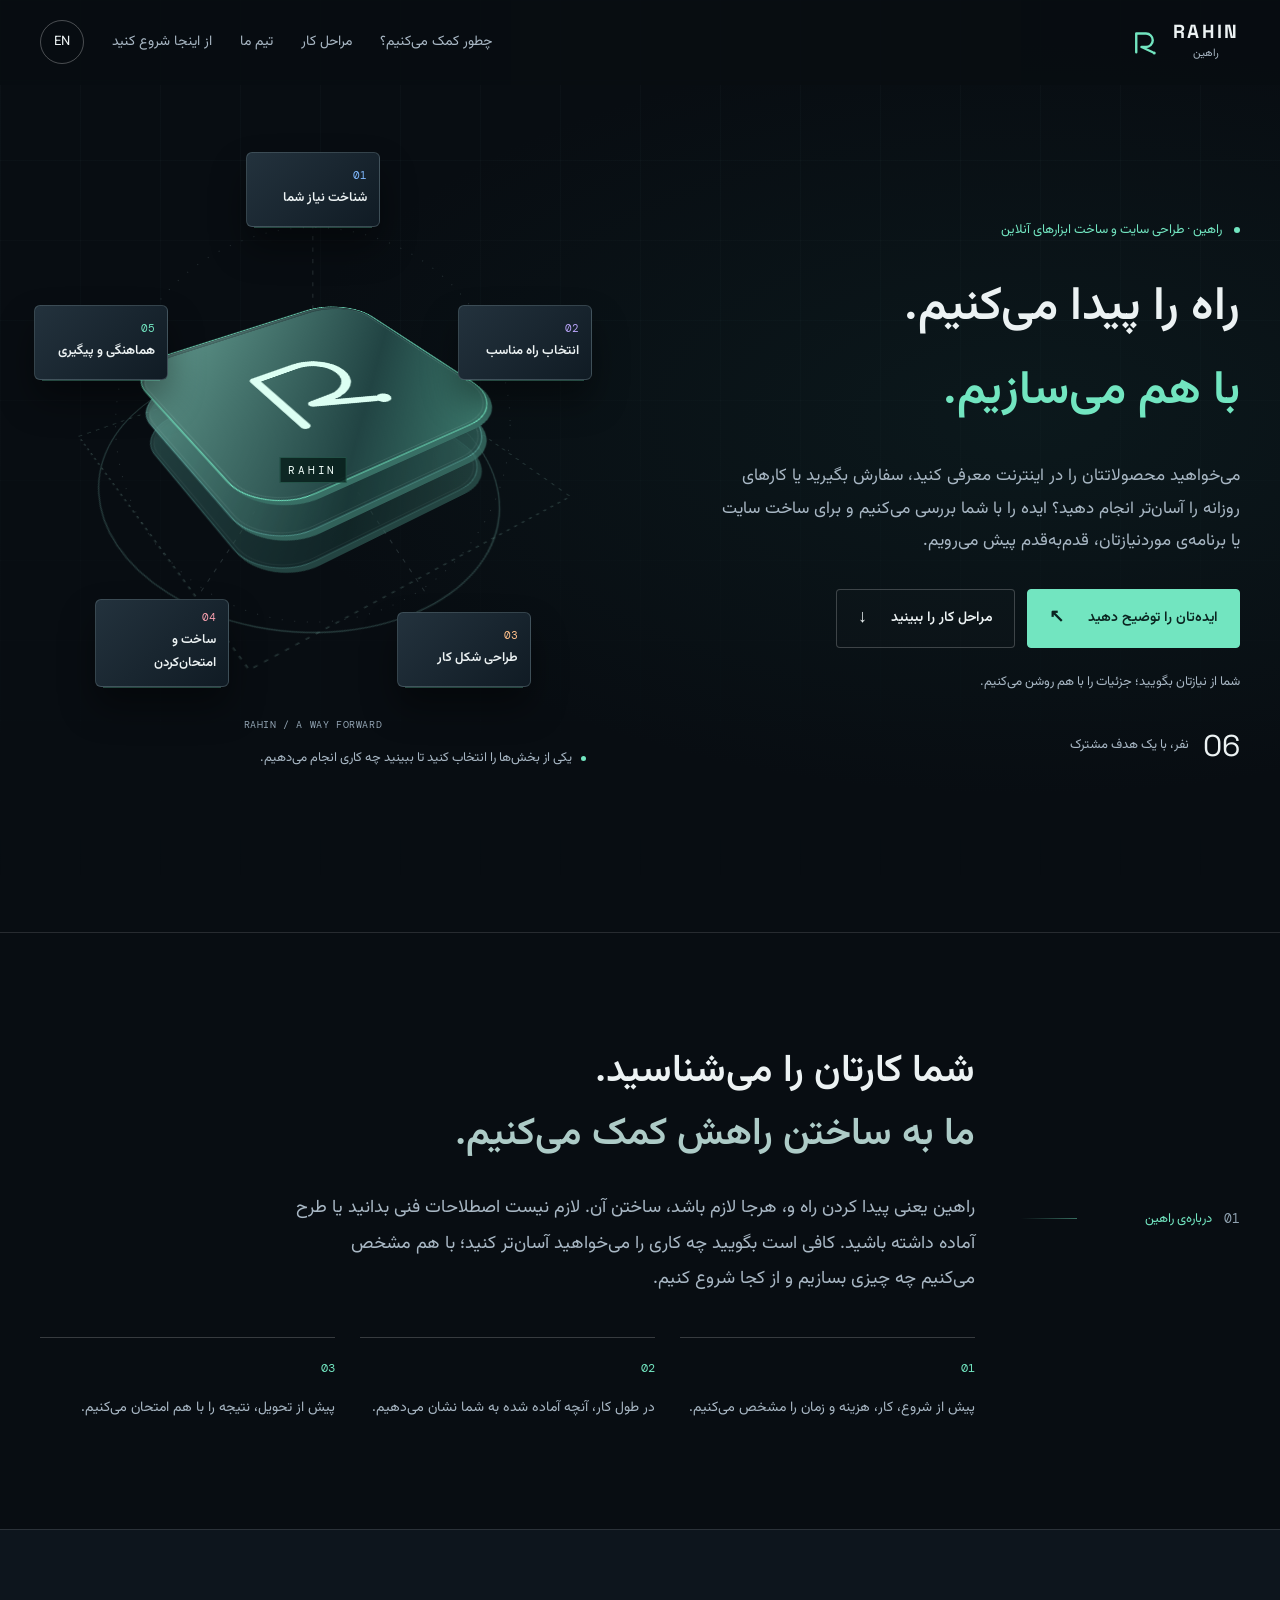
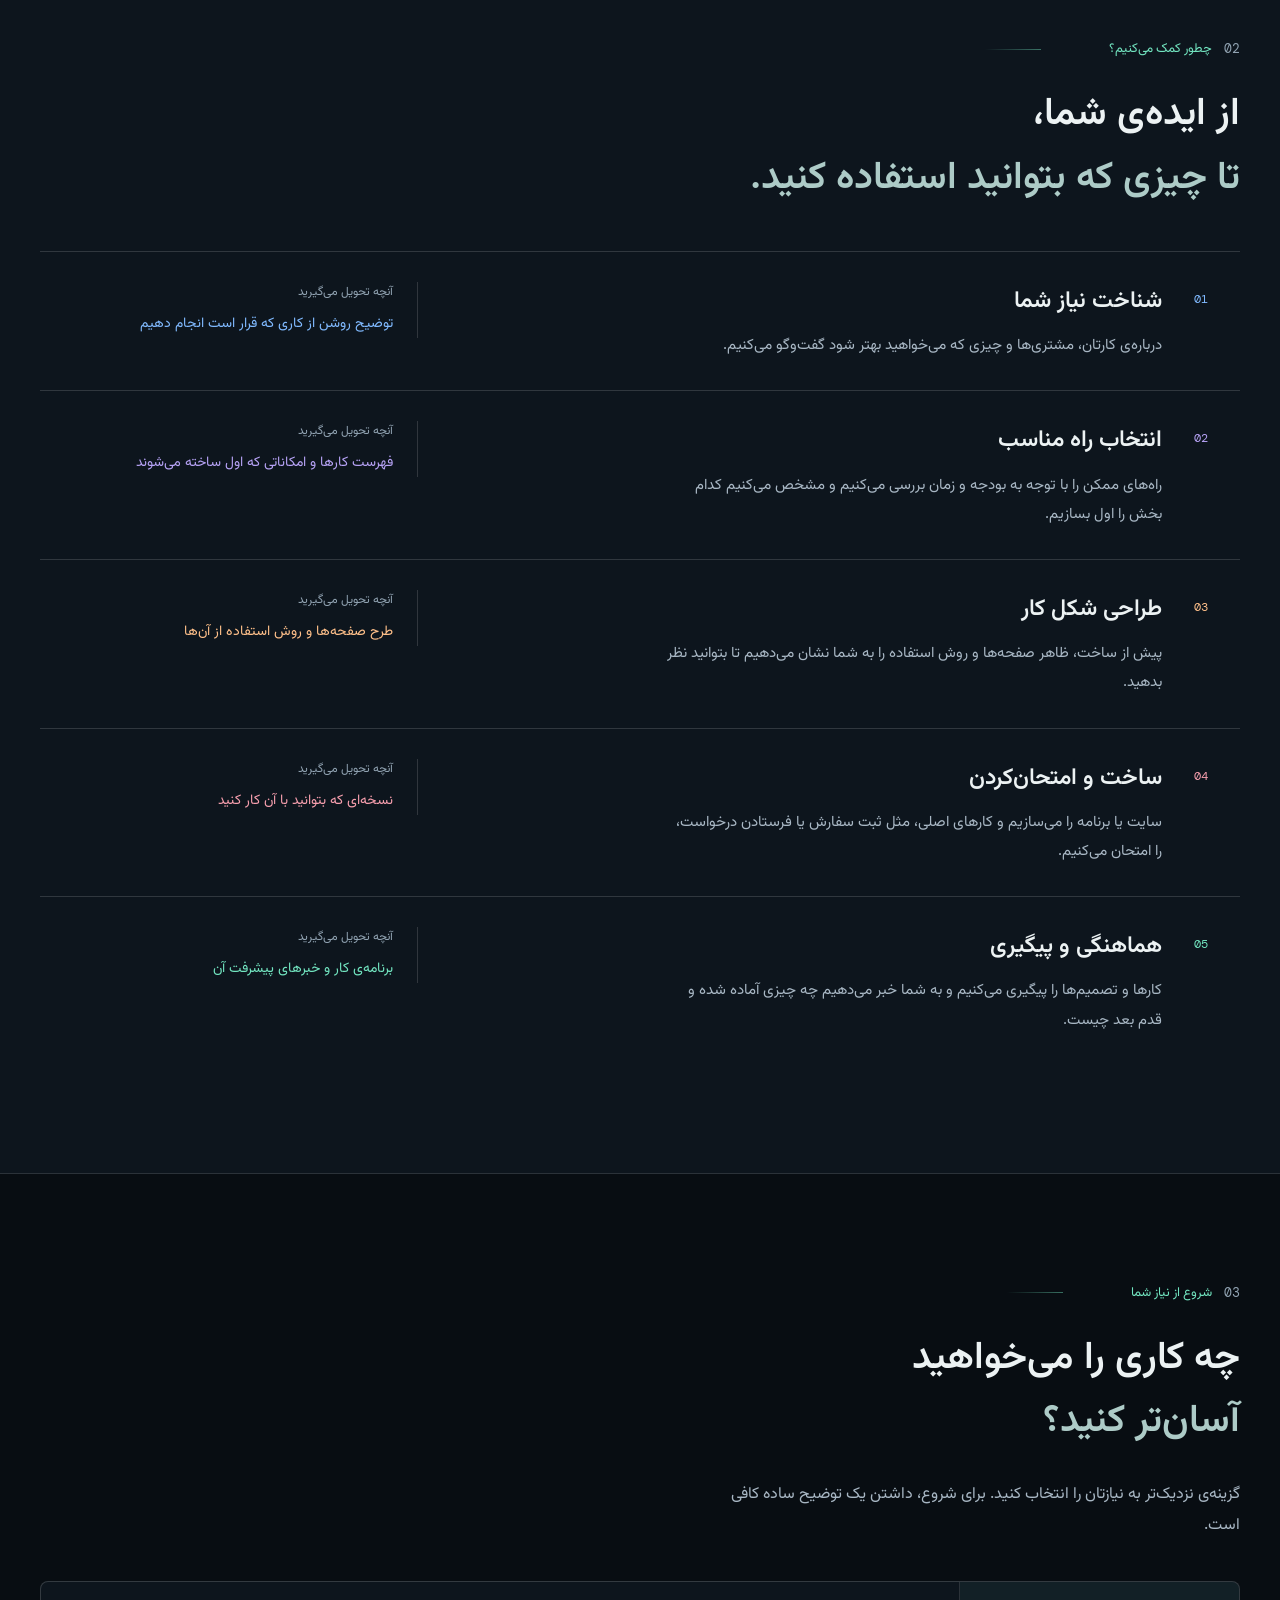
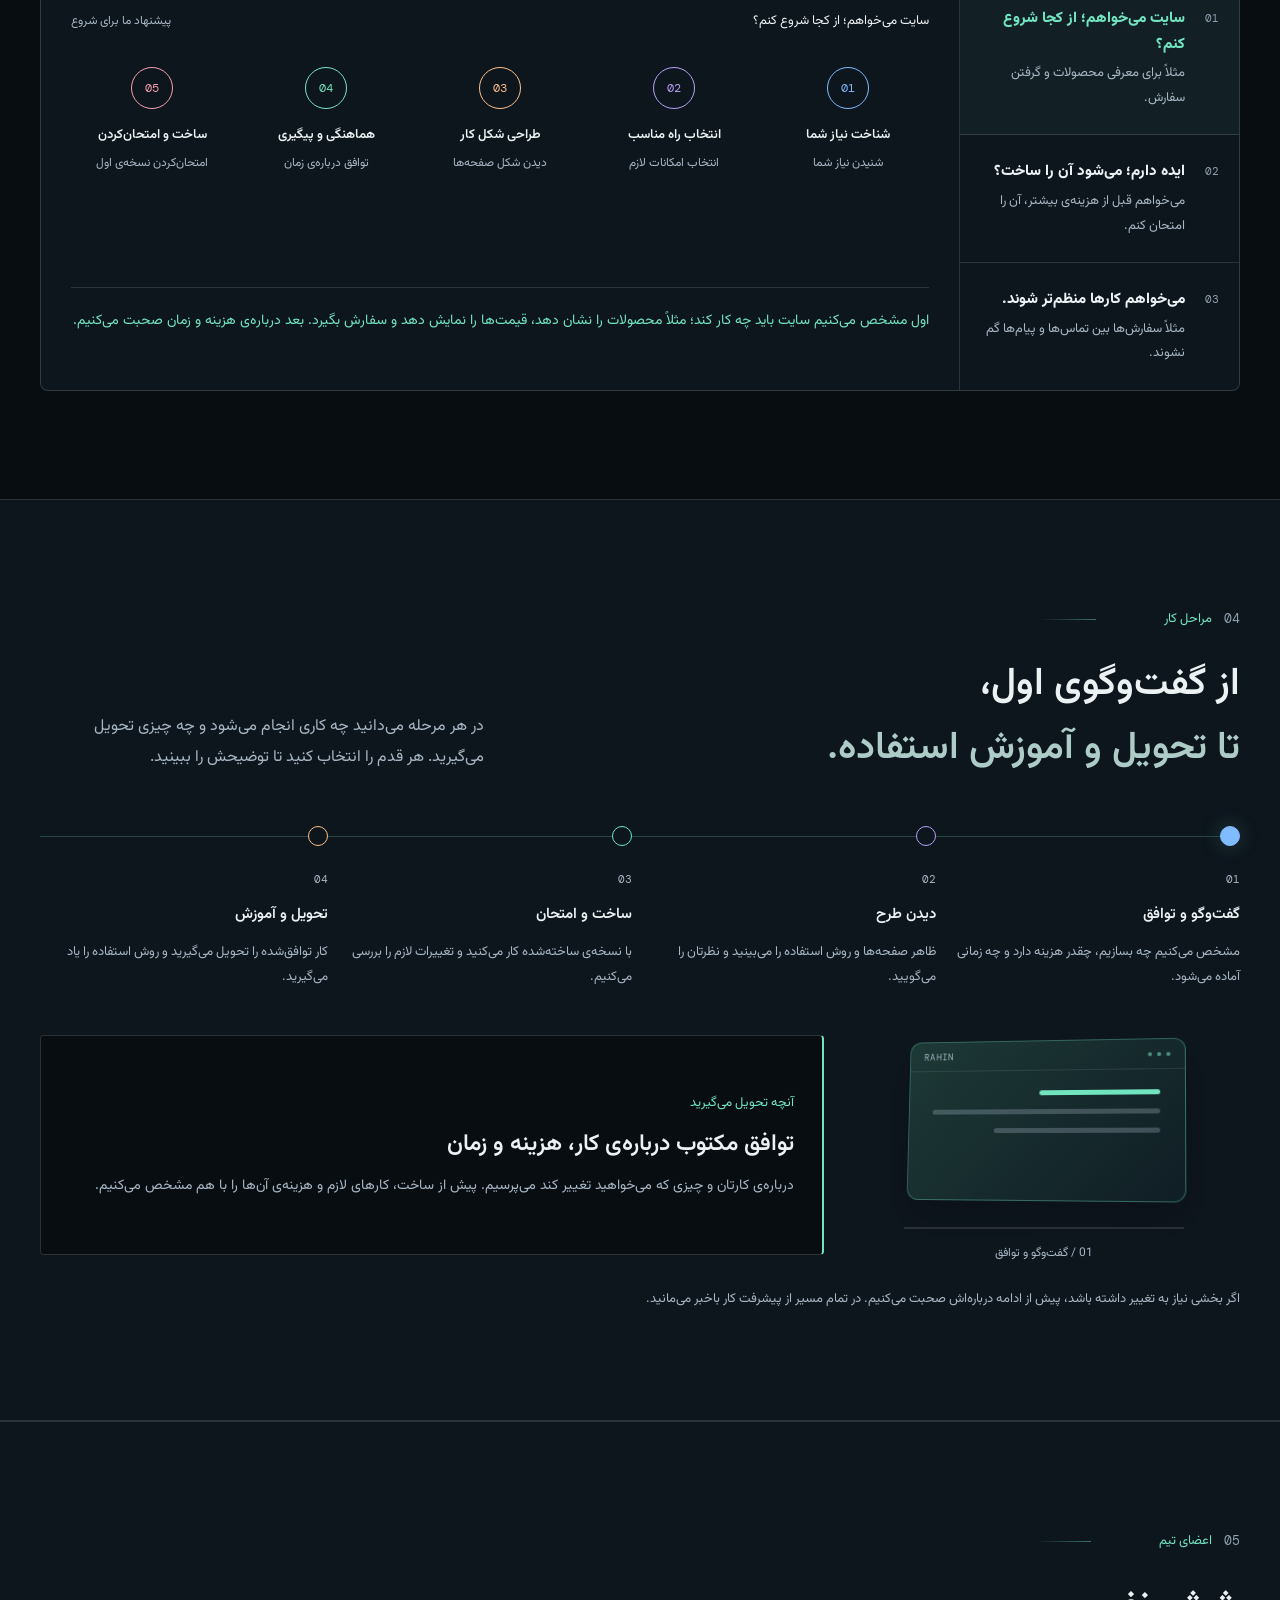
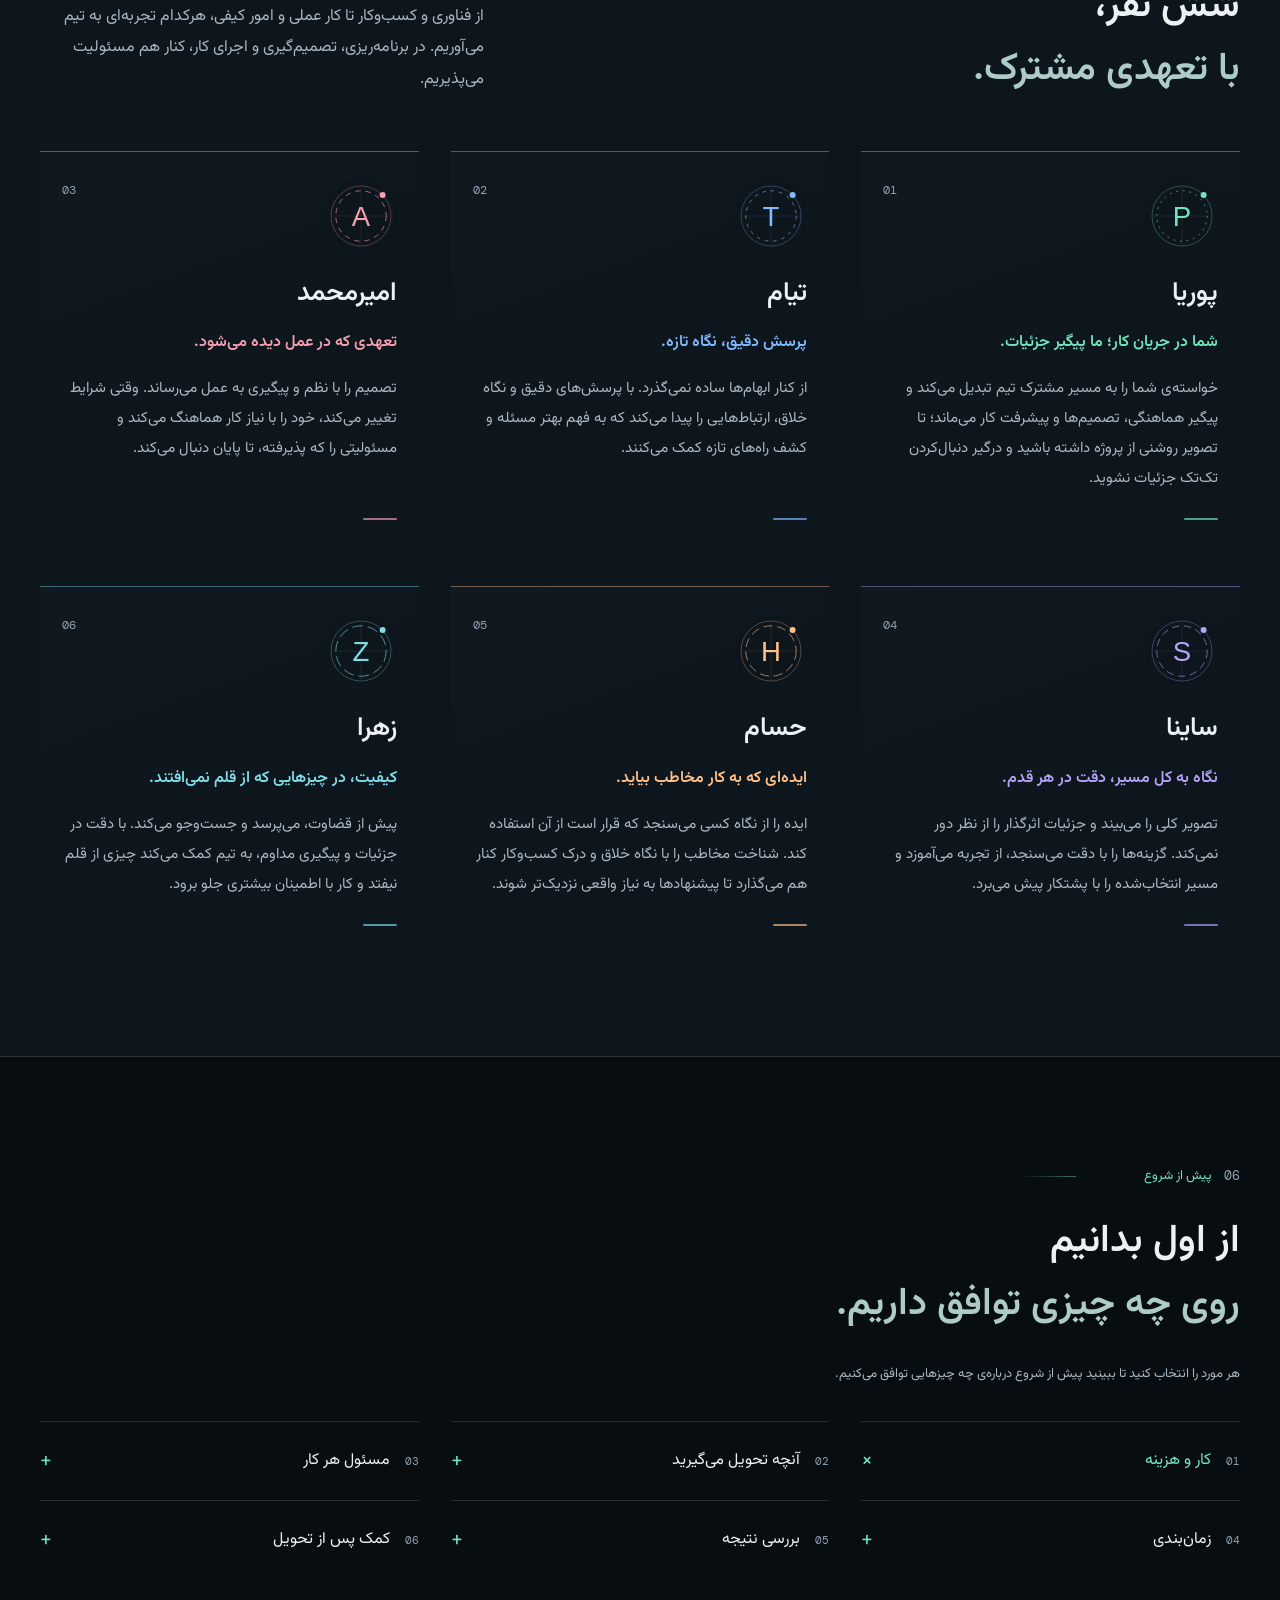
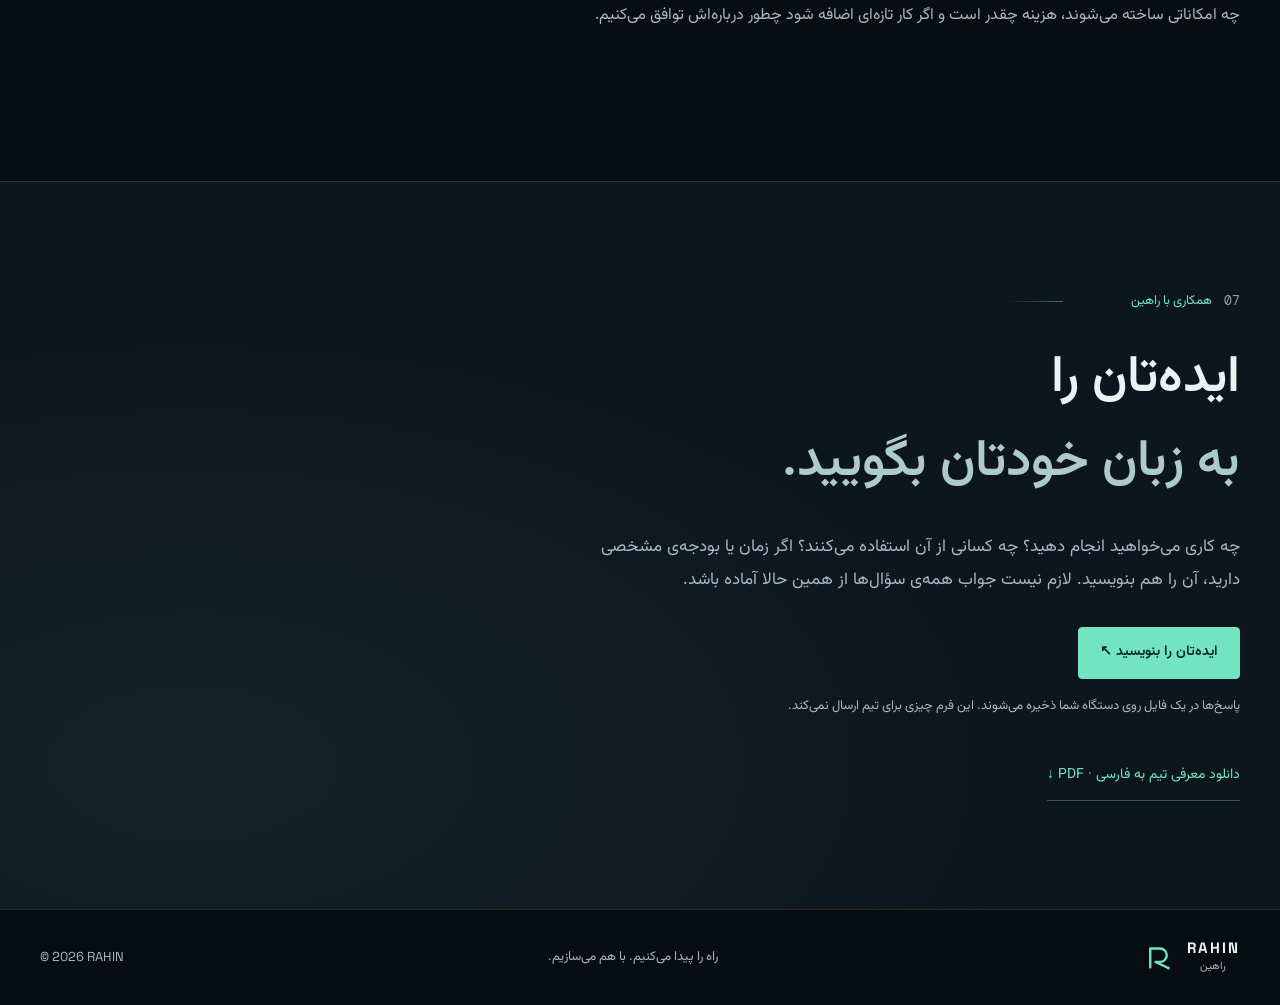
<file: index.html>
<!doctype html>
<html lang="fa" dir="rtl">
<head>
<meta charset="utf-8"><meta name="viewport" content="width=device-width,initial-scale=1">
<meta name="theme-color" content="#080d12"><meta name="description" content="می‌خواهید محصولاتتان را در اینترنت معرفی کنید، سفارش بگیرید یا کارهای روزانه را آسان‌تر انجام دهید؟ ایده را با شما بررسی می‌کنیم و برای ساخت سایت یا برنامه‌ی موردنیازتان، قدم‌به‌قدم پیش می‌رویم.">
<title>راهین | طراحی سایت و ساخت ابزارهای آنلاین</title><link rel="icon" href="assets/logo/favicon.svg" type="image/svg+xml"><link rel="stylesheet" href="style.css">
</head>
<body>
<a class="skip-link" href="#main-content" data-i18n="skip">پرش به محتوای اصلی</a>
<header class="site-header" id="site-header"><nav class="nav shell" aria-label="ناوبری اصلی">
<a class="brand" href="#home" aria-label="RAHIN · راهین"><svg class="brand-mark" viewBox="0 0 44 44" aria-hidden="true"><path d="M11 35V10h13a9 9 0 0 1 0 18h-6l15 7"/><circle cx="35" cy="36" r="2" fill="currentColor" stroke="none"/></svg><span class="brand-word">RAHIN<small lang="fa" dir="rtl">راهین</small></span></a>
<button class="menu-toggle" type="button" aria-expanded="false" aria-controls="primary-menu" data-menu-toggle><span></span><span></span><span></span><span class="sr-only" data-i18n="menu">باز کردن منو</span></button>
<div class="nav-menu" id="primary-menu"><a href="#roles" data-nav="roles" data-i18n="nav.roles">چطور کمک می‌کنیم؟</a><a href="#method" data-nav="method" data-i18n="nav.method">مراحل کار</a><a href="#people" data-nav="team" data-i18n="nav.team">تیم ما</a><a href="#contact" data-nav="contact" data-i18n="nav.contact">از اینجا شروع کنید</a><button class="language-toggle" type="button" data-language-toggle aria-label="Switch language to English">EN</button></div>
</nav></header>
<main id="main-content">
<section class="hero section" id="home" aria-labelledby="hero-title"><div class="hero-grid" aria-hidden="true"></div><div class="shell hero-inner"><div class="hero-copy"><p class="eyebrow"><span class="eyebrow-dot"></span><span data-i18n="hero.eyebrow">راهین · طراحی سایت و ساخت ابزارهای آنلاین</span></p><h1 id="hero-title"><span data-i18n="hero.titleA">راه را پیدا می‌کنیم.</span><br><em data-i18n="hero.titleB">با هم می‌سازیم.</em></h1><p class="hero-lede" data-i18n="hero.lede">می‌خواهید محصولاتتان را در اینترنت معرفی کنید، سفارش بگیرید یا کارهای روزانه را آسان‌تر انجام دهید؟ ایده را با شما بررسی می‌کنیم و برای ساخت سایت یا برنامه‌ی موردنیازتان، قدم‌به‌قدم پیش می‌رویم.</p><div class="hero-actions"><a class="button button-primary" href="#contact" data-i18n="hero.ctaPrimary">ایده‌تان را توضیح دهید <span aria-hidden="true">↖</span></a><a class="button button-ghost" href="#method" data-i18n="hero.ctaSecondary">مراحل کار را ببینید <span aria-hidden="true">↓</span></a></div><p class="brand-promise" data-brand-promise></p><div class="hero-meta"><span data-member-count>06</span><span data-i18n="hero.meta">نفر، با یک هدف مشترک</span></div></div>
<div class="hero-visual" aria-label="آشنایی با کار ما"><div class="network" data-network><div class="sculpture" aria-hidden="true"><div class="sculpture-assembly"><div class="sculpture-object"><svg class="orbit-frame" viewBox="0 0 300 300" preserveAspectRatio="none"><circle cx="150" cy="150" r="149" fill="none" stroke="#83c7bb3d"/></svg><div class="glass-layer layer-back"><svg class="glass-surface" viewBox="0 0 240 240" preserveAspectRatio="none"><defs><linearGradient id="glass-back" x2="1" y2="1"><stop stop-color="#386b66d9"/><stop offset=".65" stop-color="#102c2cd9"/><stop offset="1" stop-color="#33645de6"/></linearGradient></defs><rect x="1" y="7" width="238" height="232" rx="46" fill="#386f65"/><rect class="glass-outline" x="1" y="1" width="238" height="232" rx="46" fill="url(#glass-back)" stroke="#8ffff06e"/><rect x="4" y="4" width="232" height="226" rx="43" fill="none" stroke="#d8fff31a"/></svg></div><div class="glass-layer layer-middle"><svg class="glass-surface" viewBox="0 0 240 240" preserveAspectRatio="none"><defs><linearGradient id="glass-middle" x2="1" y2="1"><stop stop-color="#77bbadb8"/><stop offset=".65" stop-color="#132f30cc"/><stop offset="1" stop-color="#33645de6"/></linearGradient></defs><rect x="1" y="7" width="238" height="232" rx="46" fill="#386f65"/><rect class="glass-outline" x="1" y="1" width="238" height="232" rx="46" fill="url(#glass-middle)" stroke="#8ffff06e"/><rect x="4" y="4" width="232" height="226" rx="43" fill="none" stroke="#d8fff31a"/></svg></div><div class="glass-layer layer-front"><svg class="glass-surface" viewBox="0 0 240 240" preserveAspectRatio="none"><defs><linearGradient id="glass-front" x2="1" y2="1"><stop stop-color="#7bb4a79e"/><stop offset=".65" stop-color="#1b383ac9"/><stop offset="1" stop-color="#438878cc"/></linearGradient></defs><rect x="1" y="7" width="238" height="232" rx="46" fill="#386f65"/><rect class="glass-outline" x="1" y="1" width="238" height="232" rx="46" fill="url(#glass-front)" stroke="#8ffff06e"/><rect x="4" y="4" width="232" height="226" rx="43" fill="none" stroke="#d8fff31a"/></svg><svg class="sculpture-mark" viewBox="0 0 44 44"><path d="M11 35V10h13a9 9 0 0 1 0 18h-6l15 7"/><circle cx="35" cy="36" r="2" fill="currentColor" stroke="none"/></svg></div><svg class="sculpture-axis" viewBox="0 0 300 300" preserveAspectRatio="none"><rect x="1" y="1" width="298" height="298" fill="none" stroke="#baffec36" stroke-dasharray="3 5"/></svg></div></div></div><svg class="network-lines" viewBox="0 0 520 520" aria-hidden="true"><circle class="network-ring" cx="260" cy="260" r="188"></circle><path data-line="analyst" d="M260 260 L260 72"></path><path data-line="visionary" d="M260 260 L438 202"></path><path data-line="creative" d="M260 260 L370 424"></path><path data-line="executor" d="M260 260 L150 424"></path><path data-line="coordinator" d="M260 260 L82 202"></path></svg><div class="network-center"><small data-i18n="network.center">RAHIN</small></div><button class="role-node role-node-analyst" type="button" data-role-node="analyst" aria-pressed="false"><span class="node-number">01</span><strong>شناخت نیاز شما</strong></button><button class="role-node role-node-visionary" type="button" data-role-node="visionary" aria-pressed="false"><span class="node-number">02</span><strong>انتخاب راه مناسب</strong></button><button class="role-node role-node-creative" type="button" data-role-node="creative" aria-pressed="false"><span class="node-number">03</span><strong>طراحی شکل کار</strong></button><button class="role-node role-node-executor" type="button" data-role-node="executor" aria-pressed="false"><span class="node-number">04</span><strong>ساخت و امتحان‌کردن</strong></button><button class="role-node role-node-coordinator" type="button" data-role-node="coordinator" aria-pressed="false"><span class="node-number">05</span><strong>هماهنگی و پیگیری</strong></button></div><div class="visual-tools"><span class="visual-label" dir="ltr">RAHIN / A WAY FORWARD</span></div><div class="network-caption"><span class="pulse"></span><span data-network-caption aria-live="polite">یکی از بخش‌ها را انتخاب کنید تا ببینید چه کاری انجام می‌دهیم.</span></div></div></div><div class="scroll-cue" aria-hidden="true"><span></span><small data-i18n="hero.scroll">بیشتر درباره‌ی ما</small></div></section>
<section class="section section-intro" id="team" aria-labelledby="intro-title"><div class="shell intro-layout"><div class="section-kicker"><span>01</span><span data-i18n="labels.team">درباره‌ی راهین</span></div><div class="intro-content reveal"><h2 id="intro-title" data-i18n="intro.title">شما کارتان را می‌شناسید.<br><em>ما به ساختن راهش کمک می‌کنیم.</em></h2><p class="section-lede" data-i18n="intro.text">راهین یعنی پیدا کردن راه و، هرجا لازم باشد، ساختن آن. لازم نیست اصطلاحات فنی بدانید یا طرح آماده داشته باشید. کافی است بگویید چه کاری را می‌خواهید آسان‌تر کنید؛ با هم مشخص می‌کنیم چه چیزی بسازیم و از کجا شروع کنیم.</p><div class="working-principles"><div><span>01</span><p data-i18n="principle.scope">پیش از شروع، کار، هزینه و زمان را مشخص می‌کنیم.</p></div><div><span>02</span><p data-i18n="principle.output">در طول کار، آنچه آماده شده به شما نشان می‌دهیم.</p></div><div><span>03</span><p data-i18n="principle.review">پیش از تحویل، نتیجه را با هم امتحان می‌کنیم.</p></div></div></div></div></section>
<section class="section section-roles" id="roles" aria-labelledby="roles-title"><div class="shell"><div class="section-heading reveal"><div class="section-kicker"><span>02</span><span data-i18n="labels.roles">چطور کمک می‌کنیم؟</span></div><h2 id="roles-title" data-i18n="roles.title">از ایده‌ی شما،<br><em>تا چیزی که بتوانید استفاده کنید.</em></h2></div><div class="role-architecture" data-role-grid></div></div></section>
<section class="section section-reactor" id="reactor" aria-labelledby="reactor-title"><div class="shell"><div class="section-heading reveal"><div class="section-kicker"><span>03</span><span data-i18n="labels.reactor">شروع از نیاز شما</span></div><h2 id="reactor-title" data-i18n="reactor.title">چه کاری را می‌خواهید<br><em>آسان‌تر کنید؟</em></h2><p data-i18n="reactor.text">گزینه‌ی نزدیک‌تر به نیازتان را انتخاب کنید. برای شروع، داشتن یک توضیح ساده کافی است.</p></div><div class="reactor-shell reveal reveal-delay"><div class="reactor-choices" role="group" aria-label="انتخاب نیاز شما"><button class="challenge active" type="button" aria-pressed="true" data-challenge="unclear"><span>01</span><strong data-i18n="challenge.unclear.title">سایت می‌خواهم؛ از کجا شروع کنم؟</strong><small data-i18n="challenge.unclear.text">مثلاً برای معرفی محصولات و گرفتن سفارش.</small></button><button class="challenge" type="button" aria-pressed="false" data-challenge="ambitious"><span>02</span><strong data-i18n="challenge.ambitious.title">ایده دارم؛ می‌شود آن را ساخت؟</strong><small data-i18n="challenge.ambitious.text">می‌خواهم قبل از هزینه‌ی بیشتر، آن را امتحان کنم.</small></button><button class="challenge" type="button" aria-pressed="false" data-challenge="messy"><span>03</span><strong data-i18n="challenge.messy.title">می‌خواهم کارها منظم‌تر شوند.</strong><small data-i18n="challenge.messy.text">مثلاً سفارش‌ها بین تماس‌ها و پیام‌ها گم نشوند.</small></button></div><div class="reactor-result" aria-live="polite"><div class="reactor-topline"><span data-reactor-label>سایت می‌خواهم؛ از کجا شروع کنم؟</span><span class="reactor-status" data-i18n="reactor.status">پیشنهاد ما برای شروع</span></div><div class="reactor-flow" data-reactor-flow></div><p class="reactor-note" data-reactor-note></p></div></div></div></section>
<section class="section section-method" id="method" aria-labelledby="method-title"><div class="shell"><div class="method-header reveal"><div><div class="section-kicker"><span>04</span><span data-i18n="labels.method">مراحل کار</span></div><h2 id="method-title" data-i18n="method.title">از گفت‌وگوی اول،<br><em>تا تحویل و آموزش استفاده.</em></h2></div><p data-i18n="method.text">در هر مرحله می‌دانید چه کاری انجام می‌شود و چه چیزی تحویل می‌گیرید. هر قدم را انتخاب کنید تا توضیحش را ببینید.</p></div><div class="method-track" data-method-track></div><div class="method-workbench"><div class="method-scene" data-method-scene data-stage="0" aria-hidden="true"><div class="scene-window"><div class="scene-window-bar"><i></i><i></i><i></i><span>RAHIN</span></div><div class="scene-content"><div class="scene-note"><span></span><span></span><span></span></div><div class="scene-tile tile-a"></div><div class="scene-tile tile-b"></div><div class="scene-tile tile-c"></div><svg class="scene-check" viewBox="0 0 48 48"><circle cx="24" cy="24" r="20"/><path d="m14 24 7 7 14-15"/></svg></div></div><div class="scene-progress"><span></span></div><span class="scene-label" data-method-step-label></span></div><div class="method-detail" data-method-detail aria-live="polite"></div></div><p class="cycle-note" data-cycle-note></p></div></section>
<section class="section section-people" id="people" aria-labelledby="people-title"><div class="shell"><div class="section-heading split-heading reveal"><div><div class="section-kicker"><span>05</span><span data-i18n="labels.people">اعضای تیم</span></div><h2 id="people-title" data-i18n="people.title">شش نفر،<br><em>با تعهدی مشترک.</em></h2></div><p data-i18n="people.text">از فناوری و کسب‌وکار تا کار عملی و امور کیفی، هرکدام تجربه‌ای به تیم می‌آوریم. در برنامه‌ریزی، تصمیم‌گیری و اجرای کار، کنار هم مسئولیت می‌پذیریم.</p></div><div class="people-grid" data-people-grid></div></div></section>
<section class="section section-journey" id="journey" aria-labelledby="journey-title"><div class="shell"><div class="section-heading reveal"><div class="section-kicker"><span>06</span><span data-i18n="labels.journey">پیش از شروع</span></div><h2 id="journey-title" data-i18n="journey.title">از اول بدانیم<br><em>روی چه چیزی توافق داریم.</em></h2></div><p class="content-note" data-journey-note></p><div class="journey-line" data-journey-line></div><p class="journey-detail" data-journey-detail aria-live="polite"></p></div></section>
<section class="section section-contact" id="contact" aria-labelledby="contact-title"><div class="contact-glow" aria-hidden="true"></div><div class="shell contact-inner reveal"><div class="section-kicker"><span>07</span><span data-i18n="labels.contact">همکاری با راهین</span></div><h2 id="contact-title" data-i18n="contact.title">ایده‌تان را<br><em>به زبان خودتان بگویید.</em></h2><p data-i18n="contact.text">چه کاری می‌خواهید انجام دهید؟ چه کسانی از آن استفاده می‌کنند؟ اگر زمان یا بودجه‌ی مشخصی دارید، آن را هم بنویسید. لازم نیست جواب همه‌ی سؤال‌ها از همین حالا آماده باشد.</p><button class="button button-primary contact-action" type="button" data-brief-open>ایده‌تان را بنویسید ↖</button><p class="content-note" data-contact-note></p><div class="socials" data-contact-links></div></div></section>
</main>
<footer class="footer"><div class="shell footer-inner"><a class="brand" href="#home"><svg class="brand-mark" viewBox="0 0 44 44" aria-hidden="true"><path d="M11 35V10h13a9 9 0 0 1 0 18h-6l15 7"/><circle cx="35" cy="36" r="2" fill="currentColor" stroke="none"/></svg><span class="brand-word">RAHIN<small lang="fa" dir="rtl">راهین</small></span></a><p data-i18n="footer.tagline">راه را پیدا می‌کنیم. با هم می‌سازیم.</p><span class="footer-year">© 2026 RAHIN</span></div></footer>
<dialog class="modal" data-modal aria-labelledby="modal-title"><div class="modal-inner"><button class="modal-close" type="button" data-modal-close aria-label="بستن پنجره"><svg viewBox="0 0 24 24" aria-hidden="true" focusable="false"><path d="m6 6 12 12M18 6 6 18"/></svg></button><div data-modal-content></div></div></dialog><button class="back-to-top" type="button" data-back-top aria-label="بازگشت به بالا" aria-hidden="true" tabindex="-1"><svg viewBox="0 0 24 24" aria-hidden="true" focusable="false"><path d="M12 19V5m-6 6 6-6 6 6"/></svg></button>
<noscript><p class="noscript-note">RAHIN · برای نمایش تعاملات، JavaScript مرورگر را فعال کنید. Enable JavaScript to explore the site.</p></noscript><script defer src="content.js"></script><script defer src="script.js"></script>
</body></html>
</file>
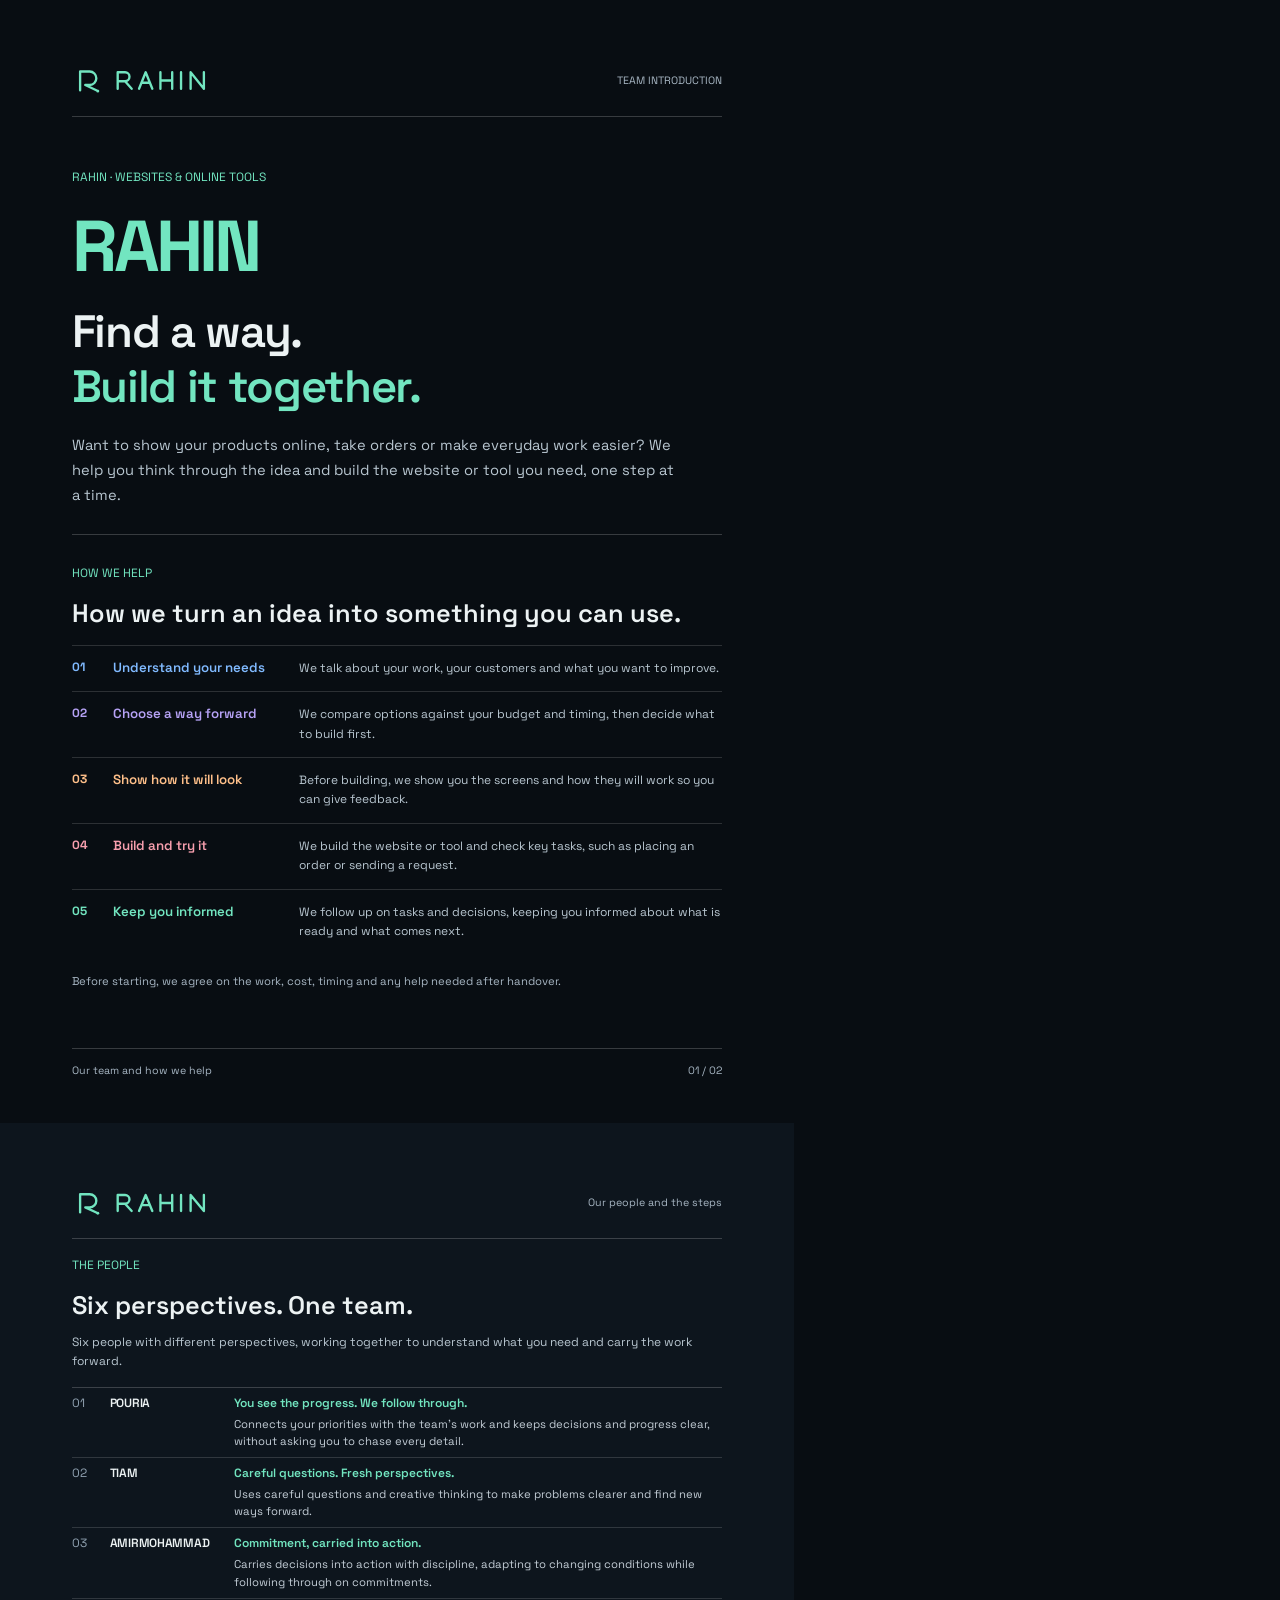
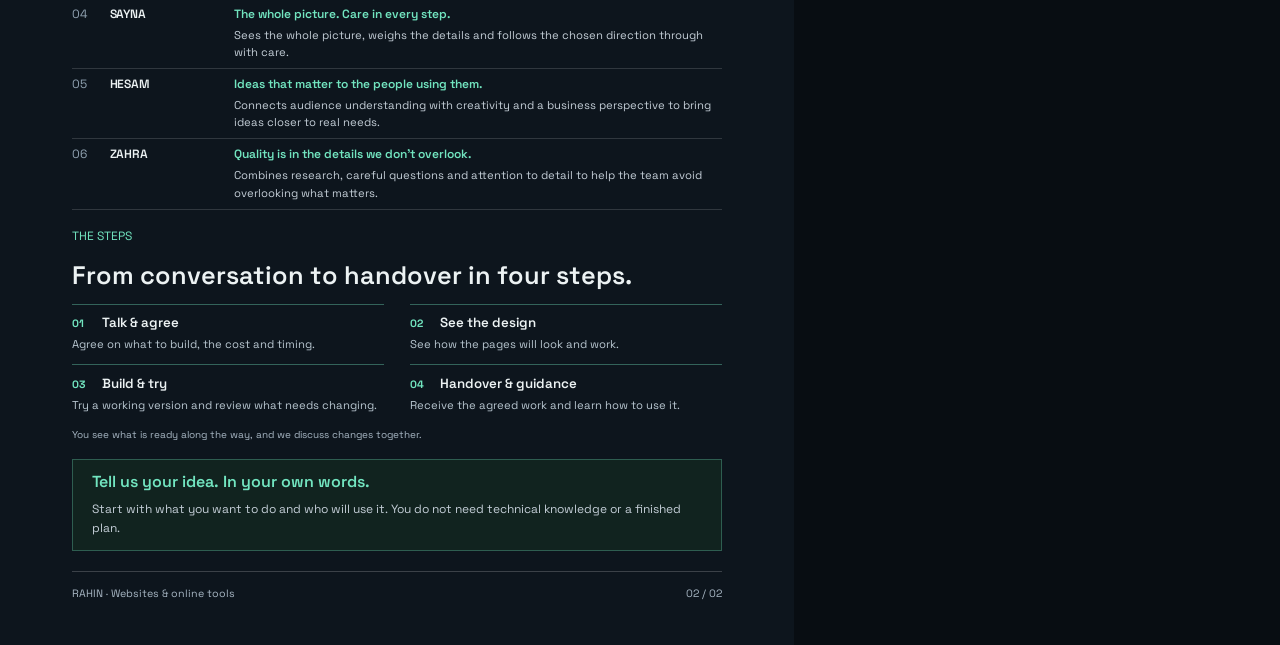
<file: portfolio-en.html>
<!doctype html>
<html lang="en" dir="ltr"><head><meta charset="utf-8"><title>RAHIN | TEAM INTRODUCTION</title><link rel="stylesheet" href="portfolio.css"></head><body>
<section class="page"><header class="top"><img src="assets/logo/rahin-logo.svg" alt="RAHIN"><span class="label">TEAM INTRODUCTION</span></header><div class="hero"><p class="kicker">RAHIN · WEBSITES &amp; ONLINE TOOLS</p><div class="word" dir="ltr">RAHIN</div><h1>Find a way.<br><span>Build it together.</span></h1><p class="lead">Want to show your products online, take orders or make everyday work easier? We help you think through the idea and build the website or tool you need, one step at a time.</p></div>
<p class="kicker">HOW WE HELP</p><h2>How we turn an idea into something you can use.</h2><div class="services"><div class="service" style="--accent:#80baff"><span class="num" dir="ltr">01</span><h3>Understand your needs</h3><p>We talk about your work, your customers and what you want to improve.</p></div><div class="service" style="--accent:#b6a2f5"><span class="num" dir="ltr">02</span><h3>Choose a way forward</h3><p>We compare options against your budget and timing, then decide what to build first.</p></div><div class="service" style="--accent:#ffc08a"><span class="num" dir="ltr">03</span><h3>Show how it will look</h3><p>Before building, we show you the screens and how they will work so you can give feedback.</p></div><div class="service" style="--accent:#f79fae"><span class="num" dir="ltr">04</span><h3>Build and try it</h3><p>We build the website or tool and check key tasks, such as placing an order or sending a request.</p></div><div class="service" style="--accent:#72e5c0"><span class="num" dir="ltr">05</span><h3>Keep you informed</h3><p>We follow up on tasks and decisions, keeping you informed about what is ready and what comes next.</p></div></div><p class="aside">Before starting, we agree on the work, cost, timing and any help needed after handover.</p><footer class="footer"><span>Our team and how we help</span><span class="edition" dir="ltr">01 / 02</span></footer></section>
<section class="page p2"><header class="top"><img src="assets/logo/rahin-logo.svg" alt="RAHIN"><span class="label">Our people and the steps</span></header><div class="section-head"><p class="kicker">THE PEOPLE</p><h2>Six perspectives. One team.</h2><p class="intro">Six people with different perspectives, working together to understand what you need and carry the work forward.</p></div><div class="members"><div class="member"><span class="num" dir="ltr">01</span><strong>POURIA</strong><div><h3>You see the progress. We follow through.</h3><p>Connects your priorities with the team’s work and keeps decisions and progress clear, without asking you to chase every detail.</p></div></div><div class="member"><span class="num" dir="ltr">02</span><strong>TIAM</strong><div><h3>Careful questions. Fresh perspectives.</h3><p>Uses careful questions and creative thinking to make problems clearer and find new ways forward.</p></div></div><div class="member"><span class="num" dir="ltr">03</span><strong>AMIRMOHAMMAD</strong><div><h3>Commitment, carried into action.</h3><p>Carries decisions into action with discipline, adapting to changing conditions while following through on commitments.</p></div></div><div class="member"><span class="num" dir="ltr">04</span><strong>SAYNA</strong><div><h3>The whole picture. Care in every step.</h3><p>Sees the whole picture, weighs the details and follows the chosen direction through with care.</p></div></div><div class="member"><span class="num" dir="ltr">05</span><strong>HESAM</strong><div><h3>Ideas that matter to the people using them.</h3><p>Connects audience understanding with creativity and a business perspective to bring ideas closer to real needs.</p></div></div><div class="member"><span class="num" dir="ltr">06</span><strong>ZAHRA</strong><div><h3>Quality is in the details we don’t overlook.</h3><p>Combines research, careful questions and attention to detail to help the team avoid overlooking what matters.</p></div></div></div>
<div class="section-head"><p class="kicker">THE STEPS</p><h2>From conversation to handover in four steps.</h2></div><div class="method"><div class="step"><div class="step-title"><b dir="ltr">01</b><strong>Talk &amp; agree</strong></div><p>Agree on what to build, the cost and timing.</p></div><div class="step"><div class="step-title"><b dir="ltr">02</b><strong>See the design</strong></div><p>See how the pages will look and work.</p></div><div class="step"><div class="step-title"><b dir="ltr">03</b><strong>Build &amp; try</strong></div><p>Try a working version and review what needs changing.</p></div><div class="step"><div class="step-title"><b dir="ltr">04</b><strong>Handover &amp; guidance</strong></div><p>Receive the agreed work and learn how to use it.</p></div></div><p class="note">You see what is ready along the way, and we discuss changes together.</p><div class="contact"><h3>Tell us your idea. In your own words.</h3><p>Start with what you want to do and who will use it. You do not need technical knowledge or a finished plan.</p></div><footer class="footer"><span>RAHIN · Websites & online tools</span><span class="edition" dir="ltr">02 / 02</span></footer></section>
</body></html>
</file>
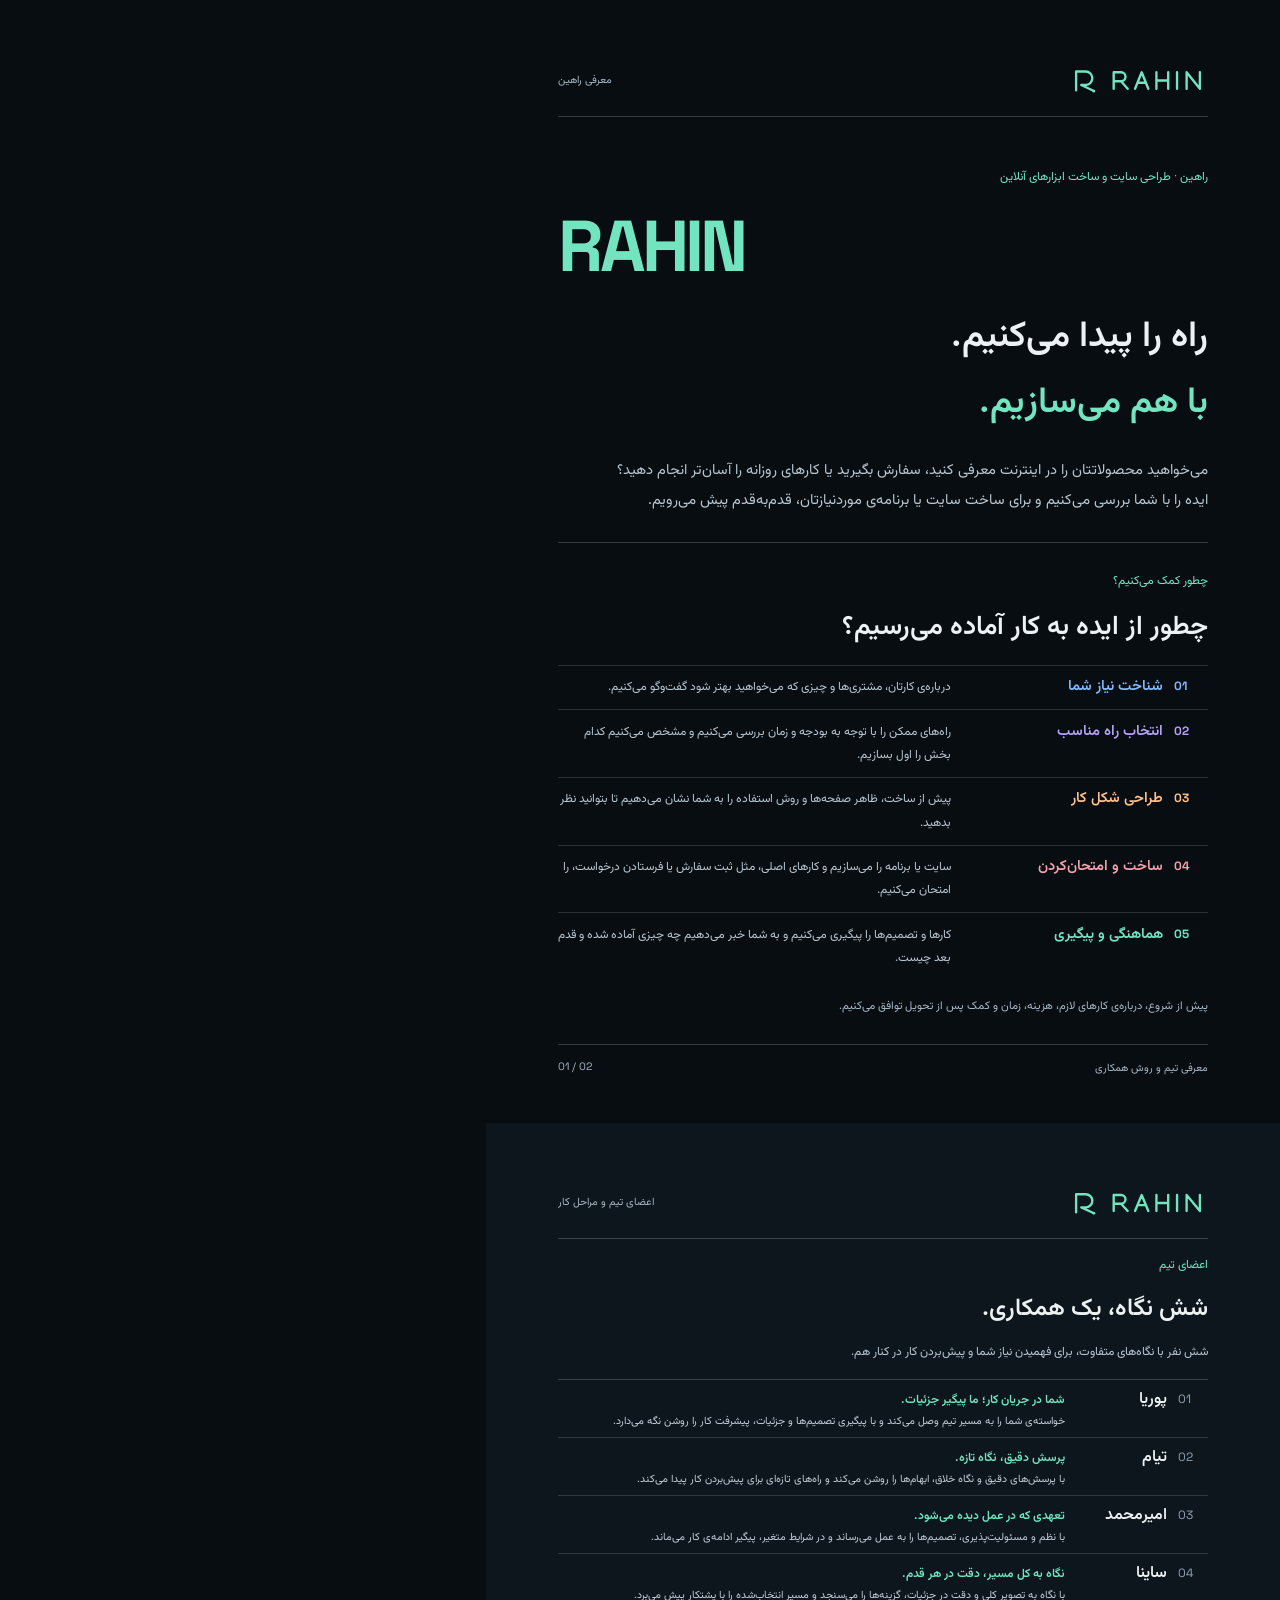
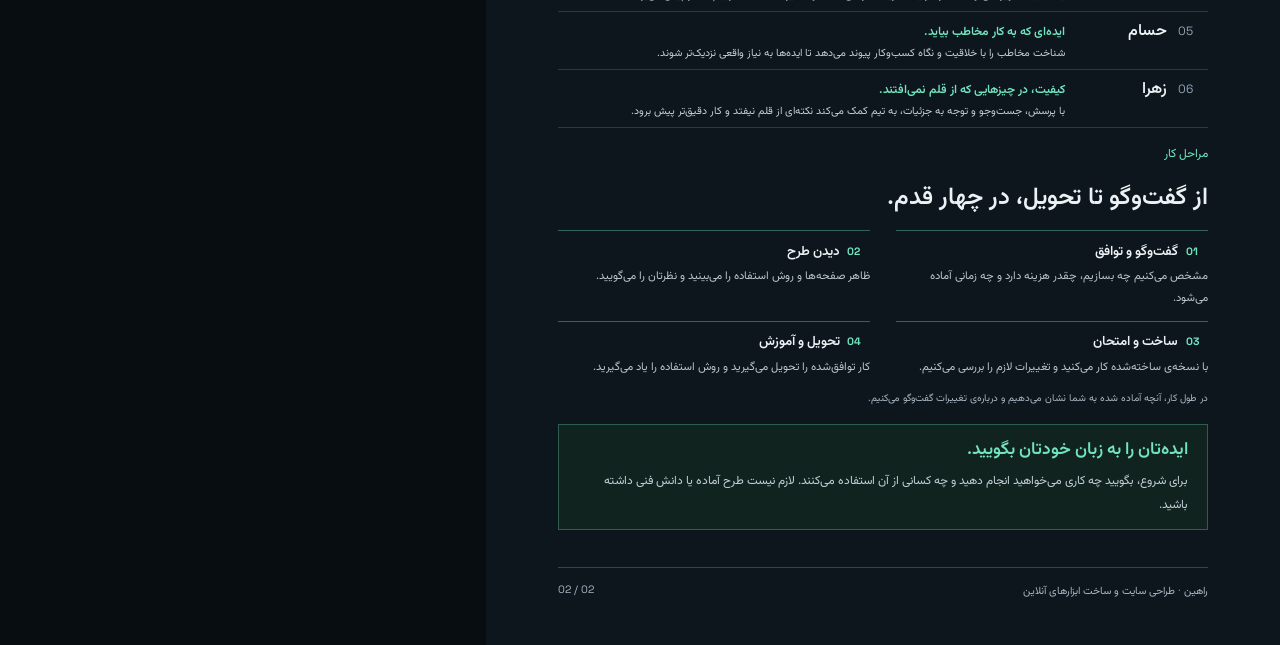
<file: portfolio.html>
<!doctype html>
<html lang="fa" dir="rtl"><head><meta charset="utf-8"><title>RAHIN | معرفی راهین</title><link rel="stylesheet" href="portfolio.css"></head><body>
<section class="page"><header class="top"><img src="assets/logo/rahin-logo.svg" alt="RAHIN"><span class="label">معرفی راهین</span></header><div class="hero"><p class="kicker">راهین · طراحی سایت و ساخت ابزارهای آنلاین</p><div class="word" dir="ltr">RAHIN</div><h1>راه را پیدا می‌کنیم.<br><span>با هم می‌سازیم.</span></h1><p class="lead">می‌خواهید محصولاتتان را در اینترنت معرفی کنید، سفارش بگیرید یا کارهای روزانه را آسان‌تر انجام دهید؟ ایده را با شما بررسی می‌کنیم و برای ساخت سایت یا برنامه‌ی موردنیازتان، قدم‌به‌قدم پیش می‌رویم.</p></div>
<p class="kicker">چطور کمک می‌کنیم؟</p><h2>چطور از ایده به کار آماده می‌رسیم؟</h2><div class="services"><div class="service" style="--accent:#80baff"><span class="num" dir="ltr">01</span><h3>شناخت نیاز شما</h3><p>درباره‌ی کارتان، مشتری‌ها و چیزی که می‌خواهید بهتر شود گفت‌وگو می‌کنیم.</p></div><div class="service" style="--accent:#b6a2f5"><span class="num" dir="ltr">02</span><h3>انتخاب راه مناسب</h3><p>راه‌های ممکن را با توجه به بودجه و زمان بررسی می‌کنیم و مشخص می‌کنیم کدام بخش را اول بسازیم.</p></div><div class="service" style="--accent:#ffc08a"><span class="num" dir="ltr">03</span><h3>طراحی شکل کار</h3><p>پیش از ساخت، ظاهر صفحه‌ها و روش استفاده را به شما نشان می‌دهیم تا بتوانید نظر بدهید.</p></div><div class="service" style="--accent:#f79fae"><span class="num" dir="ltr">04</span><h3>ساخت و امتحان‌کردن</h3><p>سایت یا برنامه را می‌سازیم و کارهای اصلی، مثل ثبت سفارش یا فرستادن درخواست، را امتحان می‌کنیم.</p></div><div class="service" style="--accent:#72e5c0"><span class="num" dir="ltr">05</span><h3>هماهنگی و پیگیری</h3><p>کارها و تصمیم‌ها را پیگیری می‌کنیم و به شما خبر می‌دهیم چه چیزی آماده شده و قدم بعد چیست.</p></div></div><p class="aside">پیش از شروع، درباره‌ی کارهای لازم، هزینه، زمان و کمک پس از تحویل توافق می‌کنیم.</p><footer class="footer"><span>معرفی تیم و روش همکاری</span><span class="edition" dir="ltr">01 / 02</span></footer></section>
<section class="page p2"><header class="top"><img src="assets/logo/rahin-logo.svg" alt="RAHIN"><span class="label">اعضای تیم و مراحل کار</span></header><div class="section-head"><p class="kicker">اعضای تیم</p><h2>شش نگاه، یک همکاری.</h2><p class="intro">شش نفر با نگاه‌های متفاوت، برای فهمیدن نیاز شما و پیش‌بردن کار در کنار هم.</p></div><div class="members"><div class="member"><span class="num" dir="ltr">01</span><strong>پوریا</strong><div><h3>شما در جریان کار؛ ما پیگیر جزئیات.</h3><p>خواسته‌ی شما را به مسیر تیم وصل می‌کند و با پیگیری تصمیم‌ها و جزئیات، پیشرفت کار را روشن نگه می‌دارد.</p></div></div><div class="member"><span class="num" dir="ltr">02</span><strong>تیام</strong><div><h3>پرسش دقیق، نگاه تازه.</h3><p>با پرسش‌های دقیق و نگاه خلاق، ابهام‌ها را روشن می‌کند و راه‌های تازه‌ای برای پیش‌بردن کار پیدا می‌کند.</p></div></div><div class="member"><span class="num" dir="ltr">03</span><strong>امیرمحمد</strong><div><h3>تعهدی که در عمل دیده می‌شود.</h3><p>با نظم و مسئولیت‌پذیری، تصمیم‌ها را به عمل می‌رساند و در شرایط متغیر، پیگیر ادامه‌ی کار می‌ماند.</p></div></div><div class="member"><span class="num" dir="ltr">04</span><strong>ساینا</strong><div><h3>نگاه به کل مسیر، دقت در هر قدم.</h3><p>با نگاه به تصویر کلی و دقت در جزئیات، گزینه‌ها را می‌سنجد و مسیر انتخاب‌شده را با پشتکار پیش می‌برد.</p></div></div><div class="member"><span class="num" dir="ltr">05</span><strong>حسام</strong><div><h3>ایده‌ای که به کار مخاطب بیاید.</h3><p>شناخت مخاطب را با خلاقیت و نگاه کسب‌وکار پیوند می‌دهد تا ایده‌ها به نیاز واقعی نزدیک‌تر شوند.</p></div></div><div class="member"><span class="num" dir="ltr">06</span><strong>زهرا</strong><div><h3>کیفیت، در چیزهایی که از قلم نمی‌افتند.</h3><p>با پرسش، جست‌وجو و توجه به جزئیات، به تیم کمک می‌کند نکته‌ای از قلم نیفتد و کار دقیق‌تر پیش برود.</p></div></div></div>
<div class="section-head"><p class="kicker">مراحل کار</p><h2>از گفت‌وگو تا تحویل، در چهار قدم.</h2></div><div class="method"><div class="step"><div class="step-title"><b dir="ltr">01</b><strong>گفت‌وگو و توافق</strong></div><p>مشخص می‌کنیم چه بسازیم، چقدر هزینه دارد و چه زمانی آماده می‌شود.</p></div><div class="step"><div class="step-title"><b dir="ltr">02</b><strong>دیدن طرح</strong></div><p>ظاهر صفحه‌ها و روش استفاده را می‌بینید و نظرتان را می‌گویید.</p></div><div class="step"><div class="step-title"><b dir="ltr">03</b><strong>ساخت و امتحان</strong></div><p>با نسخه‌ی ساخته‌شده کار می‌کنید و تغییرات لازم را بررسی می‌کنیم.</p></div><div class="step"><div class="step-title"><b dir="ltr">04</b><strong>تحویل و آموزش</strong></div><p>کار توافق‌شده را تحویل می‌گیرید و روش استفاده را یاد می‌گیرید.</p></div></div><p class="note">در طول کار، آنچه آماده شده به شما نشان می‌دهیم و درباره‌ی تغییرات گفت‌وگو می‌کنیم.</p><div class="contact"><h3>ایده‌تان را به زبان خودتان بگویید.</h3><p>برای شروع، بگویید چه کاری می‌خواهید انجام دهید و چه کسانی از آن استفاده می‌کنند. لازم نیست طرح آماده یا دانش فنی داشته باشید.</p></div><footer class="footer"><span>راهین · طراحی سایت و ساخت ابزارهای آنلاین</span><span class="edition" dir="ltr">02 / 02</span></footer></section>
</body></html>
</file>
<file: style.css>
@font-face {
  font-family: "DM Mono";
  font-style: normal;
  font-weight: 400;
  font-display: swap;
  src: url(assets/fonts/dm-mono-400.woff2) format("woff2");
}
@font-face {
  font-family: "Space Grotesk";
  font-style: normal;
  font-weight: 400;
  font-display: swap;
  src: url(assets/fonts/space-grotesk-400.woff2) format("woff2");
}
@font-face {
  font-family: "Space Grotesk";
  font-style: normal;
  font-weight: 600;
  font-display: swap;
  src: url(assets/fonts/space-grotesk-600.woff2) format("woff2");
}
@font-face {
  font-family: "Space Grotesk";
  font-style: normal;
  font-weight: 700;
  font-display: swap;
  src: url(assets/fonts/space-grotesk-700.woff2) format("woff2");
}
@font-face {
  font-family: "Vazirmatn";
  font-style: normal;
  font-weight: 400;
  font-display: swap;
  src: url(assets/fonts/vazirmatn-400.woff2) format("woff2");
}
@font-face {
  font-family: "Vazirmatn";
  font-style: normal;
  font-weight: 600;
  font-display: swap;
  src: url(assets/fonts/vazirmatn-600.woff2) format("woff2");
}
@font-face {
  font-family: "Vazirmatn";
  font-style: normal;
  font-weight: 800;
  font-display: swap;
  src: url(assets/fonts/vazirmatn-800.woff2) format("woff2");
}

/* RAHIN / editorial system. Local fonts, shared spacing and native RTL layout. */
:root{--bg:#080d12;--surface:#0d151d;--surface-2:#13202a;--text:#ecf2f3;--muted:#a8b7c4;--faint:#91a3b2;--line:#ffffff20;--green:#72e5c0;--blue:#80baff;--purple:#b6a2f5;--orange:#ffc08a;--pink:#f79fae;--max:1240px;--ease:cubic-bezier(.2,.7,.2,1);--body-font:'Space Grotesk',system-ui,sans-serif;--mono:'DM Mono',monospace}
*{box-sizing:border-box}html{background:var(--bg);scroll-behavior:smooth;scroll-padding-top:110px}body{margin:0;color:var(--text);background:var(--bg);font-family:var(--body-font);font-size:16px;line-height:1.75}html:lang(fa){--body-font:'Vazirmatn',Tahoma,sans-serif;--mono:'Vazirmatn',Tahoma,sans-serif}button,input,textarea,select{font:inherit}button,a{-webkit-tap-highlight-color:transparent}button{color:inherit;cursor:pointer}a{color:inherit;text-decoration:none}button:disabled{cursor:default}button:focus-visible,a:focus-visible,input:focus-visible,textarea:focus-visible{outline:2px solid var(--green);outline-offset:5px}img,svg{max-width:100%}p,h1,h2,h3{margin:0}h1,h2,h3{font-weight:600}button{text-align:inherit}.shell{width:min(calc(100% - 80px),var(--max));margin-inline:auto}.section{position:relative;padding-block:108px}.sr-only{position:absolute;width:1px;height:1px;padding:0;margin:-1px;overflow:hidden;clip:rect(0,0,0,0);white-space:nowrap;border:0}.skip-link{position:fixed;z-index:110;inset-block-start:12px;inset-inline-start:12px;padding:10px 16px;background:var(--green);color:var(--bg);transform:translateY(-180%)}.skip-link:focus{transform:none}.site-noise{display:none}.site-header{position:fixed;inset:0 0 auto;z-index:50;background:#080d12ed;border-bottom:1px solid transparent;transition:border-color .25s,background .25s}.site-header.scrolled{background:#080d12f5;border-color:var(--line);backdrop-filter:blur(12px)}.nav{height:84px;display:flex;align-items:center;justify-content:space-between;gap:24px}.brand{display:inline-flex;gap:12px;align-items:center;direction:ltr;font-family:'Space Grotesk',sans-serif;font-weight:700;font-size:19px;letter-spacing:.12em}.brand-mark{width:33px;height:33px;stroke:var(--green);fill:none;color:var(--green);stroke-width:3.2;stroke-linecap:round;stroke-linejoin:round}.nav-menu{display:flex;align-items:center;gap:28px}.nav-menu a{font-size:14px;color:var(--muted);padding-block:10px;position:relative;white-space:nowrap}.nav-menu a::after{content:'';height:1px;background:var(--green);position:absolute;inset-inline:0;bottom:2px;transform:scaleX(0);transition:transform .25s}.nav-menu a:hover,.nav-menu a.active{color:var(--text)}.nav-menu a.active::after{transform:scaleX(1)}.language-toggle{width:44px;height:44px;border:1px solid #ffffff45;background:none;border-radius:50%;font-size:13px;font-family:var(--body-font);line-height:1}.menu-toggle{display:none;background:none;border:0;min-width:44px;min-height:44px}.menu-toggle>span:not(.sr-only){display:block;width:23px;height:1px;margin:6px;background:var(--text)}
/* Type follows each script: connected Persian letters never inherit Latin tracking. */
h1{font-size:clamp(46px,4.7vw,70px);line-height:1.1;letter-spacing:-.055em;max-width:12ch}h2{font-size:clamp(34px,3.5vw,50px);line-height:1.22;letter-spacing:-.035em;text-wrap:balance}h3{font-size:23px;line-height:1.4;letter-spacing:-.02em}em{font-style:normal;color:#adcbc7}:lang(fa) h1,:lang(fa) h2,:lang(fa) h3{letter-spacing:0;font-weight:600}:lang(fa) h1{font-size:clamp(40px,4.3vw,62px);line-height:1.65;max-width:15ch}:lang(fa) h2{font-size:clamp(30px,3vw,44px);line-height:1.65}:lang(fa) h3{font-size:23px;line-height:1.7}:lang(en) .person-card h3{font-size:clamp(18px,1.65vw,24px);letter-spacing:-.035em}.eyebrow,.section-kicker{display:flex;gap:12px;align-items:center;font-size:12px;line-height:1.7;font-family:var(--mono);letter-spacing:.08em;color:var(--green)}.section-kicker{margin-bottom:24px}.section-kicker>span:first-child{font-family:'DM Mono',monospace;color:var(--faint);letter-spacing:0}.eyebrow-dot{width:6px;height:6px;border-radius:50%;background:var(--green);flex:none}:lang(fa) .eyebrow,:lang(fa) .section-kicker{letter-spacing:0;font-size:13px}.section-heading{max-width:760px}.section-heading h2{margin-bottom:24px}.section-heading>p,.method-header>p{max-width:530px;color:var(--muted);font-size:16px;line-height:1.95}.split-heading,.method-header{display:grid;grid-template-columns:minmax(0,1.2fr) minmax(0,.8fr);gap:90px;max-width:none;align-items:end}.split-heading>p,.method-header>p{padding-bottom:8px}.split-heading h2{margin-bottom:0}.button{display:inline-flex;align-items:center;justify-content:center;gap:24px;min-height:52px;padding:13px 21px;border:1px solid #ffffff35;border-radius:4px;font-size:14px;font-weight:600;line-height:1.7;transition:background .2s,border-color .2s,transform .2s}.button-primary{background:var(--green);color:#0a2420;border-color:var(--green)}.button-primary:hover{background:#99f0d5;transform:translateY(-2px)}.button-ghost{background:#ffffff03}.button-ghost:hover{background:#ffffff0a;border-color:#ffffff70}.button span{font-size:18px}
/* Short English headline keeps the same line breaks while local fonts load. */
html:lang(en) .hero h1{max-width:none}
/* Hero: a stable reading plane over a separate 3D illustration. */
.hero{min-height:800px;padding-block:152px 100px;overflow:clip;background:radial-gradient(ellipse at 80% 45%,#18434235,transparent 52%)}.hero-grid{position:absolute;inset:0;background-image:linear-gradient(#a1d8d608 1px,transparent 1px),linear-gradient(90deg,#a1d8d608 1px,transparent 1px);background-size:80px 80px;mask-image:linear-gradient(black,transparent);pointer-events:none}.hero-orbit{display:none}.hero-inner{position:relative;display:grid;grid-template-columns:minmax(0,1.08fr) minmax(0,1fr);gap:65px;align-items:center}.hero-copy{min-width:0}.hero .eyebrow{margin-bottom:25px}.hero h1 em{color:var(--green)}.hero-lede{color:var(--muted);font-size:17px;line-height:1.9;margin-top:26px;max-width:52ch}.hero-actions{display:flex;gap:12px;flex-wrap:wrap;margin-top:32px}.brand-promise{font-size:13px;color:var(--muted);margin-top:23px}.hero-meta{display:flex;align-items:center;gap:14px;margin-top:32px;font-size:13px;color:var(--muted)}.hero-meta>span:first-child{font:30px 'Space Grotesk',sans-serif;color:var(--text)}.hero-visual{min-width:0}.network{position:relative;aspect-ratio:1;isolation:isolate;direction:ltr;perspective:1000px}.network-lines{position:absolute;inset:0;width:100%;height:100%;opacity:.7;z-index:1;pointer-events:none}.network-lines path,.network-ring{stroke:#aac9c940;fill:none;stroke-width:1}.network-lines path{stroke-dasharray:4 7;transition:stroke .2s}.network-lines path.active{stroke:var(--active);stroke-width:1.6}.network-lines [data-line=analyst]{--active:var(--blue)}.network-lines [data-line=visionary]{--active:var(--purple)}.network-lines [data-line=creative]{--active:var(--orange)}.network-lines [data-line=executor]{--active:var(--pink)}.network-lines [data-line=coordinator]{--active:var(--green)}.network-ring{stroke-dasharray:1 11}.network-center{position:absolute;left:50%;top:50%;transform:translate(-50%,-50%);z-index:3;text-align:center;pointer-events:none}.network-center>span{display:none}.network-center small{font:11px 'DM Mono',monospace;letter-spacing:.25em;color:#f2fffb;background:#061b18c9;padding:5px 8px;display:block;margin-top:90px;border:1px solid #72e5c03b}.role-node{position:absolute;z-index:4;width:134px;min-height:75px;padding:10px 12px;background:linear-gradient(135deg,#23323d,#101b24);border:1px solid #b1cecf38;border-radius:6px;box-shadow:0 9px 0 -8px #72e5c048,0 20px 35px #0006;text-align:start;transition:background .2s,border-color .2s;direction:inherit}.node-number{display:block;color:var(--node-color);font:11px 'DM Mono',monospace;margin-bottom:5px}.role-node strong{font-size:12px;font-weight:600;line-height:1.55;display:block}.role-node small{display:none}.role-node:hover,.role-node:focus-visible,.role-node.active{border-color:var(--node-color);background:#25363f}.role-node-analyst{left:50%;top:0;transform:translateX(-50%);--node-color:var(--blue)}.role-node-visionary{right:-6px;top:28%;--node-color:var(--purple)}.role-node-creative{right:10%;bottom:2%;--node-color:var(--orange)}.role-node-executor{left:10%;bottom:2%;--node-color:var(--pink)}.role-node-coordinator{left:-6px;top:28%;--node-color:var(--green)}:lang(fa) .role-node{direction:rtl}:lang(fa) .role-node strong{font-size:13px;line-height:1.8}.visual-tools{margin-top:20px;display:flex;align-items:center;justify-content:space-between;gap:12px}.visual-label{font:10px 'DM Mono',monospace;letter-spacing:.06em;color:var(--faint)}.network-caption{display:flex;align-items:start;gap:9px;min-height:86px;color:var(--muted);font-size:13px;line-height:1.9;margin-top:15px}.pulse{flex:none;display:block;width:5px;height:5px;border-radius:50%;background:var(--green);margin-top:10px}.scroll-cue{display:none}.sculpture{position:absolute;inset:14%;z-index:2;perspective:800px;pointer-events:none;transform:rotateX(var(--tilt-x,0deg)) rotateY(var(--tilt-y,0deg));transition:transform .35s var(--ease)}.sculpture-assembly,.sculpture-object{position:absolute;inset:0;transform-style:preserve-3d}
.sculpture-object{transform:rotateX(54deg) rotateZ(-34deg)}
.glass-layer{position:absolute;inset:15%;backface-visibility:hidden}
.glass-surface{position:absolute;inset:0;width:100%;height:100%;overflow:visible}
.layer-back{transform:translateZ(-34px);opacity:.55}
.layer-middle{transform:translateZ(4px);opacity:.8}
.layer-front{transform:translateZ(43px);display:grid;place-items:center}
.orbit-frame{position:absolute;inset:-5%;width:110%;height:110%;transform:translateZ(-50px)}
.sculpture-axis{position:absolute;inset:3%;width:94%;height:94%;transform:translateZ(-52px)}

/* Services lead; people are introduced through their contribution. */
.section-intro{border-top:1px solid var(--line)}.intro-layout{display:grid;grid-template-columns:200px minmax(0,1fr);gap:65px}.intro-content h2{margin-bottom:24px}.section-lede{color:var(--muted);font-size:18px;line-height:1.95;max-width:68ch}.working-principles{display:grid;grid-template-columns:repeat(3,minmax(0,1fr));gap:25px;margin-top:40px}.working-principles>div{border-top:1px solid #ffffff30;padding-top:17px}.working-principles span{font:12px 'DM Mono',monospace;color:var(--green)}.working-principles p{font-size:14px;line-height:1.9;margin-top:12px;color:var(--muted)}.section-roles{background:var(--surface);border-block:1px solid var(--line)}.role-architecture{margin-top:40px;display:grid;grid-template-columns:1fr}.role-panel{display:grid;grid-template-columns:46px minmax(0,1fr) minmax(180px,.53fr);gap:32px;align-items:start;border-top:1px solid #ffffff25;padding-block:30px}.role-panel-index{font:12px 'DM Mono',monospace;color:var(--role-color);padding-top:9px}.role-panel h3{margin-bottom:10px}.role-panel p{max-width:62ch;font-size:15px;line-height:1.95;color:var(--muted)}.role-fact{padding-inline-start:24px;border-inline-start:1px solid #ffffff25}.role-fact span{display:block;color:var(--faint);font-size:12px;margin-bottom:7px}.role-fact strong{font-weight:400;font-size:14px;line-height:1.9;color:var(--role-color)}.role-analyst{--role-color:var(--blue);--person-color:var(--blue)}.role-visionary{--role-color:var(--purple);--person-color:var(--purple)}.role-creative{--role-color:var(--orange);--person-color:var(--orange)}.role-executor{--role-color:var(--pink);--person-color:var(--pink)}.role-coordinator{--role-color:var(--green);--person-color:var(--green)}
.section-reactor{background:var(--bg)}.reactor-shell{display:grid;grid-template-columns:280px minmax(0,1fr);margin-top:40px;border:1px solid #ffffff28;border-radius:8px;overflow:clip;background:var(--surface)}.reactor-choices{border-inline-end:1px solid var(--line);display:grid}.challenge{display:grid;grid-template-columns:22px 1fr;gap:4px 12px;text-align:start;background:none;border:0;border-bottom:1px solid var(--line);padding:24px 20px;transition:background .2s}.challenge:last-child{border-bottom:0}.challenge>span{grid-row:span 2;font:11px 'DM Mono',monospace;color:var(--faint);padding-top:5px}.challenge strong{font-size:15px;line-height:1.7}.challenge small{grid-column:2;font-size:13px;color:var(--muted);line-height:1.9}.challenge.active{background:#72e5c00d}.challenge.active strong{color:var(--green)}.reactor-result{padding:28px 30px;display:flex;flex-direction:column}.reactor-topline{display:flex;justify-content:space-between;gap:16px;align-items:center;font-size:13px;color:var(--text)}.reactor-status{color:var(--muted);font-size:12px}.reactor-status i{display:none}.reactor-flow{display:grid;grid-template-columns:repeat(5,minmax(0,1fr));gap:12px;margin-block:34px;flex:1}.flow-step{text-align:center}.flow-icon{display:grid;place-items:center;margin:0 auto 15px;width:42px;height:42px;background:none;border:1px solid var(--role-color);border-radius:50%;color:var(--role-color);font:12px 'DM Mono',monospace;transition:background .2s}.flow-icon:hover,.flow-icon[aria-pressed=true]{background:#ffffff0d}.flow-step strong{display:block;font-size:13px;line-height:1.7;font-weight:600}.flow-step small{display:block;font-size:12px;color:var(--muted);margin-top:7px;line-height:1.8}.reactor-note{font-size:14px;color:var(--green);border-top:1px solid var(--line);padding-top:20px;line-height:1.9;min-height:75px}
.section-method{background:var(--surface);border-block:1px solid var(--line)}.method-track{display:grid;grid-template-columns:repeat(4,minmax(0,1fr));gap:16px;margin-top:45px;position:relative}.method-track::before{content:'';position:absolute;inset:10px 0 auto;height:1px;background:#72e5c03b}.method-step{position:relative;text-align:start}.method-step button{position:relative;background:none;border:0;padding:0 0 12px;width:100%}.method-dot{display:block;width:20px;height:20px;border:1px solid var(--method-color);border-radius:50%;background:var(--surface);margin-bottom:20px;transition:background .2s,box-shadow .2s}.method-step [aria-pressed=true] .method-dot{background:var(--method-color);box-shadow:0 0 20px #72e5c040}.method-step button>span:nth-child(2){font:11px 'DM Mono',monospace;color:var(--muted)}.method-step strong{display:block;font-size:15px;line-height:1.8;font-weight:600;margin-top:7px}.method-step p{font-size:13px;line-height:1.9;color:var(--muted)}.color-green{--method-color:var(--green)}.color-blue{--method-color:var(--blue)}.color-purple{--method-color:var(--purple)}.color-orange{--method-color:var(--orange)}.color-pink{--method-color:var(--pink)}.method-detail{margin-top:32px;padding:24px 28px;border:1px solid #ffffff26;border-inline-start:2px solid var(--green);background:var(--bg);border-radius:4px;min-height:166px}.method-detail h3{font-size:23px;margin-block:10px}.method-detail p{font-size:14px;color:var(--muted)}.cycle-note{font-size:13px;color:var(--muted);margin-top:18px;line-height:1.9}
/* Six editorial profiles: a short signature and one grounded paragraph. */
.section-people{background:var(--surface);border-block:1px solid var(--line)}
.people-grid{display:grid;grid-template-columns:repeat(3,minmax(0,1fr));gap:44px 32px;margin-top:48px}
.person-card{position:relative;display:flex;flex-direction:column;min-width:0;padding:28px 22px 0;border-top:1px solid #ffffff30;background:linear-gradient(160deg,#ffffff03,transparent 65%)}
.person-index{position:absolute;top:30px;inset-inline-end:22px;font:12px 'DM Mono',monospace;color:var(--faint)}
.person-avatar{width:72px;height:72px;display:block;margin-bottom:20px;transition:transform .4s var(--ease)}
.person-card h3{font-size:26px;overflow-wrap:anywhere}
.person-tagline{color:var(--person-color);font-size:16px;font-weight:600;line-height:1.9;margin-block:12px 16px}
.person-contribution{font-size:15px;line-height:2;color:var(--muted);margin-bottom:24px}
.person-green{--person-color:var(--green)}.person-blue{--person-color:var(--blue)}.person-pink{--person-color:var(--pink)}.person-purple{--person-color:var(--purple)}.person-orange{--person-color:var(--orange)}.person-cyan{--person-color:#80dce8}
@media(hover:hover) and (pointer:fine){.person-card:hover .person-avatar{transform:translateY(-4px) rotate(-5deg)}}
.journey-line{margin-top:35px;display:grid;grid-template-columns:repeat(3,minmax(0,1fr));gap:0 32px}.journey-point{position:relative;padding:17px 0;display:flex;align-items:center;gap:15px;border-top:1px solid var(--line)}.journey-point>span:first-child{font:11px 'DM Mono',monospace;color:var(--faint)}.journey-point button{background:none;border:0;flex:1;min-height:44px;padding:8px 0;font-size:16px}.journey-point.active button{color:var(--green)}.journey-indicator{color:var(--green);font-size:22px}.journey-detail{margin-top:22px;min-height:72px;font-size:16px;line-height:1.9;color:var(--muted);max-width:800px}.content-note{font-size:13px;color:var(--muted);line-height:1.9}.section-journey .content-note{margin-top:16px}
.section-contact{border-top:1px solid var(--line);background:var(--surface);overflow:clip}.contact-glow{position:absolute;inset:0;pointer-events:none;background:radial-gradient(ellipse at 15% 80%,#28504b40,transparent 55%)}.contact-inner{position:relative}.contact-inner h2{font-size:clamp(40px,4.7vw,66px);line-height:1.18;max-width:17ch;letter-spacing:-.04em}.contact-inner>p{max-width:65ch;color:var(--muted);font-size:17px;line-height:1.95;margin-top:25px}.contact-action{margin-top:30px}.contact-inner .content-note{font-size:13px;margin-top:15px}.socials{margin-top:32px;font-size:14px;color:var(--green)}.socials a{padding-block:12px;display:inline-block;border-bottom:1px solid #72e5c054}.socials a:hover{border-color:var(--green)}:lang(fa) .contact-inner h2{font-size:clamp(34px,4vw,56px);line-height:1.65;letter-spacing:0;max-width:20ch}.footer{padding-block:30px;border-top:1px solid var(--line)}.footer-inner{display:flex;align-items:center;justify-content:space-between;gap:24px}.footer p,.footer-year{font-size:13px;color:var(--muted)}.footer-year{direction:ltr;font-family:'Space Grotesk',sans-serif}.footer .brand{font-size:15px}.back-to-top{position:fixed;bottom:22px;inset-inline-end:22px;z-index:40;opacity:0;visibility:hidden;transform:translateY(12px);transition:opacity .2s,transform .2s;background:var(--surface-2);color:var(--green);border:1px solid #72e5c070;border-radius:50%;width:44px;height:44px;font-size:21px}.back-to-top.visible{opacity:1;visibility:visible;transform:none}
/* Accessible native dialog with a single typographic rhythm. */
body.dialog-open{overflow:hidden}.modal{width:min(700px,calc(100% - 32px));max-height:calc(100dvh - 40px);margin:auto;padding:0;border:1px solid #ffffff40;border-radius:10px;background:var(--surface);color:var(--text);box-shadow:0 30px 100px #0009;overflow:auto}.modal::backdrop{background:#04090dda;backdrop-filter:blur(8px)}.modal-inner{position:relative;padding:65px 36px 32px}.modal-close{position:absolute;inset-inline-end:17px;top:14px;width:44px;height:44px;border-radius:50%;border:1px solid #ffffff40;background:none;font-size:25px;line-height:1}.modal-close:hover{background:#ffffff0b}.modal-kicker{font-size:12px;color:var(--green)}.modal h2{font-size:34px;line-height:1.5;margin-block:12px 18px;letter-spacing:-.02em}.modal-lede{color:var(--muted);font-size:16px;line-height:1.95}.modal-facts{display:grid;grid-template-columns:1fr 1fr;gap:25px;margin-block:26px}.modal-fact{padding-top:16px;border-top:1px solid var(--line)}.modal-fact>span{font-size:12px;color:var(--green)}.modal-fact p{font-size:15px;line-height:1.9;margin-top:9px}.modal form{margin-top:28px}.modal label{font-size:15px;display:block;margin-bottom:22px}.modal textarea,.modal input{width:100%;display:block;background:#080d12;border:1px solid #acbdc270;color:var(--text);border-radius:4px;padding:11px 14px;line-height:1.85;margin-top:8px;font-size:16px}.modal textarea{resize:vertical}.form-feedback{font-size:14px;color:var(--green);line-height:1.9;margin-top:16px}.noscript-note{padding:24px;color:var(--green)}
/* One entrance per item. Native wheel/touch scrolling remains uninterrupted. */
.reveal{opacity:1;transform:none;transition:opacity .8s cubic-bezier(.22,1,.36,1),transform 1.05s cubic-bezier(.16,1,.3,1);transition-delay:var(--reveal-delay,0ms)}
.reveal.observed:not(.visible){opacity:0;transform:translate3d(0,30px,0)}
.reveal.visible{opacity:1;transform:none}
.reveal:focus-within{opacity:1;transform:none;transition:none}
.modal[open]{animation:dialog-in .22s var(--ease)}@keyframes dialog-in{from{opacity:0;transform:translateY(8px)}to{opacity:1;transform:none}}
/* Circular controls keep their contents centered in both writing directions. */
.language-toggle,.modal-close,.back-to-top,.flow-icon{
  display:grid;
  place-items:center;
  padding:0;
  flex-shrink:0;
  text-align:center;
  line-height:1;
}
.modal-close svg,.back-to-top svg{
  display:block;
  width:20px;
  height:20px;
  fill:none;
  stroke:currentColor;
  stroke-width:1.6;
  stroke-linecap:round;
  stroke-linejoin:round;
  pointer-events:none;
}
@media(min-width:1600px){.hero{padding-block:175px 130px}}
@media(max-width:1100px){.shell{width:calc(100% - 56px)}.nav-menu{gap:20px}.hero-inner{gap:36px}.role-node{width:117px}.role-node strong{font-size:11px}.role-node-creative{right:5%}.role-node-executor{left:5%}.people-grid{grid-template-columns:repeat(2,minmax(0,1fr));gap:32px}.split-heading,.method-header{gap:45px}.intro-layout{grid-template-columns:150px minmax(0,1fr);gap:40px}.reactor-shell{grid-template-columns:230px minmax(0,1fr)}.reactor-flow{grid-template-columns:repeat(3,minmax(0,1fr));row-gap:22px}.reactor-result{padding:25px}.visual-label{display:none}.visual-tools{justify-content:flex-end}.hero h1{font-size:52px}:lang(fa) .hero h1{font-size:44px}.network-center small{margin-top:60px}}
@media(max-width:900px){.section{padding-block:80px}.hero{padding-block:132px 75px}.hero-inner{grid-template-columns:1fr;gap:42px}.hero-copy{max-width:680px}.hero h1{max-width:17ch;font-size:62px}:lang(fa) .hero h1{font-size:52px;max-width:20ch}.hero-visual{width:min(490px,100%);margin-inline:auto}.visual-label{display:block}.visual-tools{justify-content:space-between}.network{width:100%}.role-node{width:133px}.role-node strong{font-size:13px}.role-node-creative{right:10%}.role-node-executor{left:10%}.network-center small{margin-top:90px}.intro-layout{grid-template-columns:1fr;gap:0}.intro-layout>.section-kicker{margin-bottom:22px}.split-heading,.method-header{grid-template-columns:1fr;gap:22px}.method-track{grid-template-columns:repeat(4,minmax(0,1fr));row-gap:25px}.method-track::before{display:none}.role-panel{grid-template-columns:30px minmax(0,1fr) minmax(150px,.55fr);gap:22px}.journey-line{grid-template-columns:repeat(2,minmax(0,1fr))}}
@media(max-width:700px){html{scroll-padding-top:88px}.shell{width:calc(100% - 40px)}.section{padding-block:64px}.nav{height:72px}.brand{font-size:17px}.menu-toggle{display:block}.nav-menu{position:absolute;inset:72px 0 auto;display:flex;flex-direction:column;gap:0;align-items:stretch;max-height:calc(100dvh - 72px);overflow:auto;padding:14px 24px 24px;background:#080d12fa;border-bottom:1px solid #ffffff40;visibility:hidden;opacity:0;transform:translateY(-8px);transition:opacity .2s,transform .2s,visibility .2s}.nav-menu.open{visibility:visible;opacity:1;transform:none}.nav-menu a{font-size:16px;min-height:50px;border-bottom:1px solid var(--line);padding-block:13px}.nav-menu .language-toggle{margin-top:18px;align-self:flex-start}.hero{padding-block:116px 54px}.hero h1{font-size:clamp(40px,8vw,54px);line-height:1.16}:lang(fa) .hero h1{font-size:clamp(34px,7.8vw,48px);line-height:1.75}.hero-lede{font-size:16px;line-height:2}.hero-actions{gap:10px;margin-top:25px}.button{font-size:14px;padding-inline:16px;gap:16px}.hero-meta{margin-top:22px}.brand-promise{font-size:12px}.eyebrow,.section-kicker{font-size:11px}:lang(fa) .eyebrow,:lang(fa) .section-kicker{font-size:12px}h2{font-size:34px;line-height:1.3}:lang(fa) h2{font-size:30px;line-height:1.8}.section-heading h2{margin-bottom:18px}.section-heading>p,.method-header>p,.section-lede{font-size:16px;line-height:2}.working-principles{grid-template-columns:1fr;gap:15px;margin-top:28px}.working-principles>div{display:flex;gap:18px;align-items:baseline;padding-top:15px}.working-principles p{margin:0;font-size:14px}.role-panel{grid-template-columns:25px minmax(0,1fr);gap:10px 16px;padding-block:24px}.role-panel h3{font-size:21px}.role-panel p{font-size:15px}.role-fact{grid-column:2;padding-inline-start:0;border:0;margin-top:10px}.role-fact span{display:inline;margin-inline-end:10px}.role-fact strong{font-size:13px}.reactor-shell{grid-template-columns:1fr;margin-top:28px}.reactor-choices{border-inline-end:0;border-bottom:1px solid var(--line)}.challenge{padding:18px}.reactor-result{padding:22px 18px}.reactor-flow{grid-template-columns:repeat(2,minmax(0,1fr));gap:24px 16px}.reactor-topline{flex-wrap:wrap;gap:6px}.reactor-note{min-height:105px}.method-track{display:block;margin-top:30px;margin-inline-start:10px;border-inline-start:1px solid #72e5c050}.method-step{padding-inline-start:28px;padding-bottom:24px}.method-step button{display:flex;align-items:center;gap:12px;padding-block:6px}.method-dot{position:absolute;inset-inline-start:-38px;margin:0}.method-step strong{font-size:16px;margin:0}.method-step p{font-size:14px}.method-detail{padding:20px;min-height:195px}.method-detail h3{font-size:21px}.people-grid{grid-template-columns:1fr;gap:28px}.person-card{padding:24px 20px 0}.person-card h3{font-size:23px}.person-contribution{font-size:14px}.journey-line{grid-template-columns:1fr}.journey-point{padding-block:10px}.journey-detail{font-size:15px;min-height:96px}.contact-inner h2{font-size:40px;line-height:1.3}:lang(fa) .contact-inner h2{font-size:32px;line-height:1.8}.contact-inner>p{font-size:16px}.contact-inner .content-note{font-size:12px}.footer-inner{flex-wrap:wrap;gap:20px}.footer p{order:3;flex-basis:100%;font-size:14px}.modal-inner{padding:66px 24px 28px}.modal h2{font-size:28px}.modal-facts{grid-template-columns:1fr;gap:20px}.modal-lede{font-size:16px}.visual-label{font-size:9px}.network-caption{font-size:13px;min-height:115px}.role-node{width:118px}.role-node strong{font-size:12px}:lang(fa) .role-node strong{font-size:12px}.role-node-creative{right:8%}.role-node-executor{left:8%}}
@media(max-width:430px){.hero-visual{max-width:345px}.network{height:375px;aspect-ratio:auto}.network-lines{opacity:.45}.role-node{width:112px;min-height:73px;padding:9px}.role-node-visionary,.role-node-coordinator{top:29%}.role-node-visionary{right:0}.role-node-coordinator{left:0}.role-node-creative{bottom:0;right:3%}.role-node-executor{bottom:0;left:3%}.sculpture{inset:25% 20%}.network-center small{margin-top:75px;font-size:9px}.people-grid{grid-template-columns:1fr}.person-avatar{width:64px;height:64px}.person-contribution{font-size:15px}.visual-label{display:none}.visual-tools{justify-content:flex-end}.hero-meta>span:first-child{font-size:26px}.button{gap:12px}.brand-promise{max-width:32ch}}

/* RAHIN identity: a continuous route, legible in either reading direction. */
.brand-word{display:grid;gap:3px;line-height:1.1;letter-spacing:.14em}
.brand-word small{font:400 11px/1.4 'Vazirmatn',Tahoma,sans-serif;letter-spacing:0;color:var(--muted);text-align:center}
.sculpture-mark{width:58%;height:58%;overflow:visible;fill:none;stroke:currentColor;stroke-width:2.6;stroke-linecap:round;stroke-linejoin:round;color:#dcfff3;position:relative}
.hero h1{font-size:clamp(44px,4.4vw,64px)}
:lang(fa) .hero h1{font-size:clamp(36px,3.65vw,53px);max-width:none;line-height:1.8}
.hero h1>span,.hero h1>em{display:inline-block}
.hero-lede,.section-lede,.person-contribution{text-wrap:pretty}
.visual-tools{justify-content:center}
.brand-mark{flex-shrink:0}
.person-card{border-top-color:color-mix(in srgb,var(--person-color) 42%,transparent)}
.person-card::after{content:'';width:34px;height:2px;background:var(--person-color);opacity:.65;margin-block:auto 22px;border-radius:2px}
.section-kicker::after{content:'';height:1px;width:56px;flex-shrink:0;background:linear-gradient(90deg,var(--green),transparent);opacity:.45;transform-origin:left;transition:transform 1.1s var(--ease)}
[dir=rtl] .section-kicker::after{transform:rotate(180deg)}
.reveal.observed:not(.visible) .section-kicker::after{transform:scaleX(0)}
.journey-indicator{transition:transform .35s var(--ease)}
.journey-point.active .journey-indicator{transform:rotate(45deg)}
.site-header::after{content:'';position:absolute;bottom:-1px;inset-inline:0;height:1px;background:var(--green);opacity:.75;transform:scaleX(var(--reading-progress,0));transform-origin:left;pointer-events:none}
[dir=rtl] .site-header::after{transform-origin:right}
@media(prefers-reduced-motion:no-preference){
  .brand-mark path{stroke-dasharray:100;stroke-dashoffset:0;animation:route-draw 1.2s var(--ease) both}
  .network.scene-entered .sculpture-assembly{animation:assemble-scene 1.7s cubic-bezier(.16,1,.3,1)}
  .network.scene-entered .layer-front{animation:assemble-front 1.7s cubic-bezier(.16,1,.3,1)}
  .network.scene-entered .layer-back{animation:assemble-back 1.7s cubic-bezier(.16,1,.3,1)}

  
}
@keyframes route-draw{from{stroke-dashoffset:100}to{stroke-dashoffset:0}}
@keyframes assemble-scene{from{transform:rotateX(-16deg) rotateZ(12deg) scale(.94)}to{transform:none}}
@keyframes assemble-front{from{transform:translateZ(0)}to{transform:translateZ(43px)}}
@keyframes assemble-back{from{transform:translateZ(0)}to{transform:translateZ(-34px)}}
@keyframes scene-in{from{opacity:0;translate:0 12px}to{opacity:1;translate:0 0}}
@media(hover:hover) and (pointer:fine){
  .brand:hover .brand-mark{transform:rotate(-7deg)}
  .brand-mark{transition:transform .4s var(--ease)}
  
}
@media(max-width:900px){.hero h1{font-size:60px}:lang(fa) .hero h1{font-size:48px}}
@media(max-width:700px){.hero h1{font-size:clamp(34px,7.4vw,48px)}:lang(fa) .hero h1{font-size:clamp(26px,6.1vw,40px)}.hero-actions{flex-direction:column;align-items:flex-start}.hero-actions .button{min-width:210px}.brand-word small{font-size:10px}.section-kicker::after{width:32px}}

/* Touch-friendly visual story: each selected step changes the same small workbench. */
.method-workbench{display:grid;grid-template-columns:minmax(230px,.75fr) minmax(0,1.5fr);gap:24px;align-items:center;margin-top:32px}
.method-workbench .method-detail{margin-top:0;min-height:220px;display:flex;flex-direction:column;justify-content:center}
.method-scene{position:relative;padding:18px 22px 0;perspective:800px;min-width:0}
.scene-window{max-width:280px;margin-inline:auto;border:1px solid #72e5c055;border-radius:12px;background:linear-gradient(135deg,#1d3936,#101e25);box-shadow:0 18px 36px #0003;transform:rotateY(-8deg) rotateX(5deg);transition:transform .65s var(--ease),border-color .4s}
.scene-window-bar{height:30px;display:flex;align-items:center;gap:5px;padding-inline:14px;border-bottom:1px solid #ffffff18}
.scene-window-bar i{width:4px;height:4px;border-radius:50%;background:var(--green);opacity:.55}
.scene-window-bar span{margin-inline-start:auto;font:9px 'DM Mono',monospace;letter-spacing:.15em;color:var(--muted)}
.scene-content{position:relative;height:130px;overflow:clip}
.scene-note{position:absolute;inset:20px 24px;transition:opacity .4s,transform .65s var(--ease)}
.scene-note span{height:5px;display:block;background:#a8b7c44d;border-radius:5px;margin-bottom:14px;transform-origin:right;transition:transform .6s var(--ease)}
.scene-note span:first-child{width:52%;background:var(--green)}
.scene-note span:last-child{width:72%}
.scene-tile{position:absolute;inset-block-start:24px;width:24%;height:82px;border:1px solid #b6a2f580;border-radius:5px;background:#b6a2f51c;opacity:0;transform:translateY(22px) scale(.85);transition:transform .7s var(--ease),opacity .4s,background .4s}
.tile-a{inset-inline-start:9%}.tile-b{inset-inline-start:38%;transition-delay:60ms}.tile-c{inset-inline-start:67%;transition-delay:120ms}
.scene-check{position:absolute;width:68px;height:68px;inset:31px 0 auto;margin-inline:auto;fill:none;stroke:var(--green);stroke-width:2;opacity:0;transform:scale(.65);transition:opacity .4s,transform .7s var(--ease)}
.scene-check path{stroke-dasharray:40;stroke-dashoffset:40;transition:stroke-dashoffset .65s var(--ease) .18s}
[data-stage="1"] .scene-note,[data-stage="2"] .scene-note,[data-stage="3"] .scene-note{opacity:0;transform:translateY(-12px)}
[data-stage="1"] .scene-tile,[data-stage="2"] .scene-tile{opacity:1;transform:none}
[data-stage="1"] .scene-window{transform:rotateY(8deg) rotateX(5deg);border-color:#b6a2f580}
[data-stage="2"] .scene-tile{background:#72e5c044;border-color:#72e5c090}
[data-stage="2"] .tile-b{transform:translateY(-8px)}
[data-stage="2"] .scene-window{transform:rotateY(-4deg) rotateX(0)}
[data-stage="3"] .scene-check{opacity:1;transform:scale(1)}
[data-stage="3"] .scene-check path{stroke-dashoffset:0}
[data-stage="3"] .scene-window{transform:none;border-color:var(--green)}
.scene-progress{height:2px;margin:26px auto 14px;max-width:280px;background:#ffffff20;overflow:hidden}
.scene-progress span{display:block;width:100%;height:100%;background:var(--green);transform:scaleX(var(--stage-progress));transform-origin:left;transition:transform .7s var(--ease)}
[dir=rtl] .scene-progress span{transform-origin:right}
.scene-label{display:block;text-align:center;font-size:12px;color:var(--muted);min-height:26px}
.menu-toggle>span:not(.sr-only){transition:transform .3s,opacity .2s}
.menu-toggle[aria-expanded=true]>span:nth-child(1){transform:translateY(7px) rotate(45deg)}
.menu-toggle[aria-expanded=true]>span:nth-child(2){opacity:0}
.menu-toggle[aria-expanded=true]>span:nth-child(3){transform:translateY(-7px) rotate(-45deg)}
.network{--scene-accent:var(--green)}
.layer-front .glass-outline{transition:stroke .4s;stroke:var(--scene-accent)}
.sculpture-mark{transition:color .4s}
.network.has-selection .sculpture-mark{color:var(--scene-accent)}
@media(max-width:700px){
  .method-workbench{grid-template-columns:1fr;gap:20px;margin-top:8px}
  .method-scene{max-width:350px;width:100%;margin-inline:auto}
  .method-workbench .method-detail{min-height:245px}
  .reactor-shell{margin-top:24px}
  .challenge{min-height:100px}
  .flow-icon{width:46px;height:46px}
  .role-node{min-height:78px}
}
/* Keep the selected illustration within reach of the four touch controls. */
@media(max-width:700px){
  .method-track{display:grid;grid-template-columns:repeat(2,minmax(0,1fr));gap:10px;border:0;margin-inline-start:0;margin-bottom:24px}
  .method-step{padding:0;border:1px solid var(--line);border-radius:7px;background:var(--bg)}
  .method-step button{display:grid;grid-template-columns:12px 1fr;gap:4px 10px;padding:12px;min-height:88px;text-align:start}
  .method-dot{position:static;width:10px;height:10px;margin:0}
  .method-step strong{grid-column:1 / -1;font-size:14px}
  .method-step p{display:none}
  .method-step:has([aria-pressed=true]){border-color:var(--method-color);background:#1a2c30}
  .scene-content{height:118px}.scene-window{max-width:245px}.method-scene{padding-top:0}
}
@media(prefers-reduced-motion:reduce){html{scroll-behavior:auto}*,*::before,*::after{animation:none!important;transition:none!important}.reveal.observed:not(.visible){opacity:1;transform:none;filter:none}.sculpture{transform:none!important}}
html[data-motion=off] .sculpture{transform:none!important}html[data-motion=off] .network-lines path{animation:none}
</file>
<file: portfolio.css>
@font-face{font-family:Vazirmatn;src:url('assets/fonts/vazirmatn-400.ttf')}@font-face{font-family:Vazirmatn;src:url('assets/fonts/vazirmatn-600.ttf');font-weight:600}@font-face{font-family:Vazirmatn;src:url('assets/fonts/vazirmatn-800.ttf');font-weight:800}@font-face{font-family:Space;src:url('assets/fonts/space-grotesk-700.ttf');font-weight:700}
@page{size:A4;margin:0}*{box-sizing:border-box}body{margin:0;background:#080d12;color:#ecf2f3;font-family:Vazirmatn,sans-serif;-webkit-print-color-adjust:exact;print-color-adjust:exact}.page{width:210mm;height:297mm;padding:17mm 19mm;position:relative;break-after:page}.page:last-child{break-after:auto}.top{display:flex;justify-content:space-between;align-items:center;border-bottom:1px solid #ffffff30;padding-bottom:5mm}.top img{width:37mm}.label{font-size:8pt;color:#a8b7c4}.edition{font-family:Space}.hero{position:relative;margin:12mm 0 9mm;padding-block:4mm 10mm;border-bottom:1px solid #ffffff30}.kicker{font-size:9pt;color:#72e5c0;margin:0 0 3mm}.word{font:700 60pt Space;letter-spacing:-3pt;color:#72e5c0;margin:0 0 5mm}h1{font-size:27pt;font-weight:600;line-height:1.85;margin:0;position:relative}h1 span{color:#72e5c0}.lead{max-width:160mm;font-size:11pt;line-height:2.05;color:#b9c7d1;margin:5mm 0 0}h2{font-size:20pt;font-weight:600;line-height:1.7;margin:0 0 3mm}h3{font-size:11pt;font-weight:600;margin:0}p{font-size:9.5pt;line-height:1.95;margin:0}.services{margin-top:4mm}.service{display:grid;grid-template-columns:9mm 53mm 1fr;align-items:baseline;gap:3mm;border-top:1px solid #ffffff25;padding:3mm 0}.service .num{font:700 9pt Space;color:var(--accent)}.service p{font-size:9pt;color:#b9c7d1}.service h3{color:var(--accent)}.aside{font-size:8.5pt;line-height:2;color:#a8b7c4;margin-top:4mm}.footer{position:absolute;bottom:12mm;left:19mm;right:19mm;border-top:1px solid #ffffff30;padding-top:4mm;display:flex;justify-content:space-between;font-size:8pt;color:#a8b7c4}.p2{background:#0d151d}.p2 h2{font-size:18pt}.p2 .intro{font-size:9pt}.section-head{margin-top:4mm}.intro{color:#b9c7d1;margin-bottom:4mm}.members{border-top:1px solid #ffffff30}.member{display:grid;grid-template-columns:8mm 24mm 1fr;gap:3mm;align-items:baseline;padding:1.8mm 0;border-bottom:1px solid #ffffff25}.member .num{font:9pt Space;color:#91a3b2}.member strong{font-size:12pt;font-weight:600}.member .role{font-size:9pt;color:var(--accent)}.member h3{font-size:9pt;line-height:1.5;color:#72e5c0;margin-bottom:1mm}.member p{font-size:8pt;line-height:1.65;color:#c4ced7}.note{font-size:7.5pt;color:#a8b7c4;margin-top:3mm;line-height:1.9}.method{display:grid;grid-template-columns:1fr 1fr;gap:3mm 7mm;margin-top:3mm}.step{border-top:1px solid #72e5c060;padding-top:2.5mm}.step b{display:inline-block;min-width:6mm;font:700 8pt Space;color:#72e5c0;margin-inline-end:2mm}.step strong{font-size:10pt;font-weight:600}.step p{font-size:8.5pt;color:#b9c7d1;margin-top:1mm}.contact{border:1px solid #72e5c04d;padding:3mm 5mm;margin-top:4mm;background:#11231f}.contact h3{color:#72e5c0;font-size:13pt;margin-bottom:2mm}.contact p{font-size:9pt;color:#c4ced7}

@font-face{font-family:Space;src:url('assets/fonts/space-grotesk-400.ttf');font-weight:400}
@font-face{font-family:Space;src:url('assets/fonts/space-grotesk-600.ttf');font-weight:600}
html:lang(en) body{font-family:Space,sans-serif}
html:lang(en) h1{font-size:34pt;line-height:1.22;letter-spacing:-1pt}
html:lang(en) h2{font-size:19pt;line-height:1.3}
html:lang(en) .lead{font-size:11pt;line-height:1.7}
html:lang(en) .hero{margin-top:12mm;margin-bottom:9mm}
html:lang(en) .service{grid-template-columns:8mm 46mm 1fr;align-items:start;padding-block:3.5mm}
html:lang(en) .service h3{font-size:10pt;line-height:1.4}
html:lang(en) .service p{font-size:9pt;line-height:1.6}
html:lang(en) .member{grid-template-columns:7mm 30mm 1fr;padding-block:2.8mm}
html:lang(en) .member strong{font-size:9pt;letter-spacing:-.2pt}
html:lang(en) .member h3{font-size:9pt;line-height:1.5}
html:lang(en) .member p{font-size:8.5pt;line-height:1.55}
html:lang(en) .intro{line-height:1.6;margin-top:3mm}
html:lang(en) .p2 .section-head{margin-top:5mm}
html:lang(en) .step p{line-height:1.6}
html:lang(en) .contact h3{font-size:12pt}
html:lang(en) .contact p{line-height:1.6}

/* Leave a reserved band above the fixed footer on both A4 pages. */
.hero{margin-top:9mm;margin-bottom:7mm;padding-bottom:7mm}
.word{font-size:54pt;margin-bottom:3mm}
.service{padding-block:2.5mm}
html:lang(en) .hero{margin-top:9mm;margin-bottom:7mm}
html:lang(en) .member{padding-block:2mm}
html:lang(en) .p2 .section-head{margin-top:4mm}
.step-title{display:flex;align-items:baseline;gap:2mm}
.step-title b{margin:0;flex-shrink:0}
html:lang(en) .member{padding-block:1.65mm}
</file>
